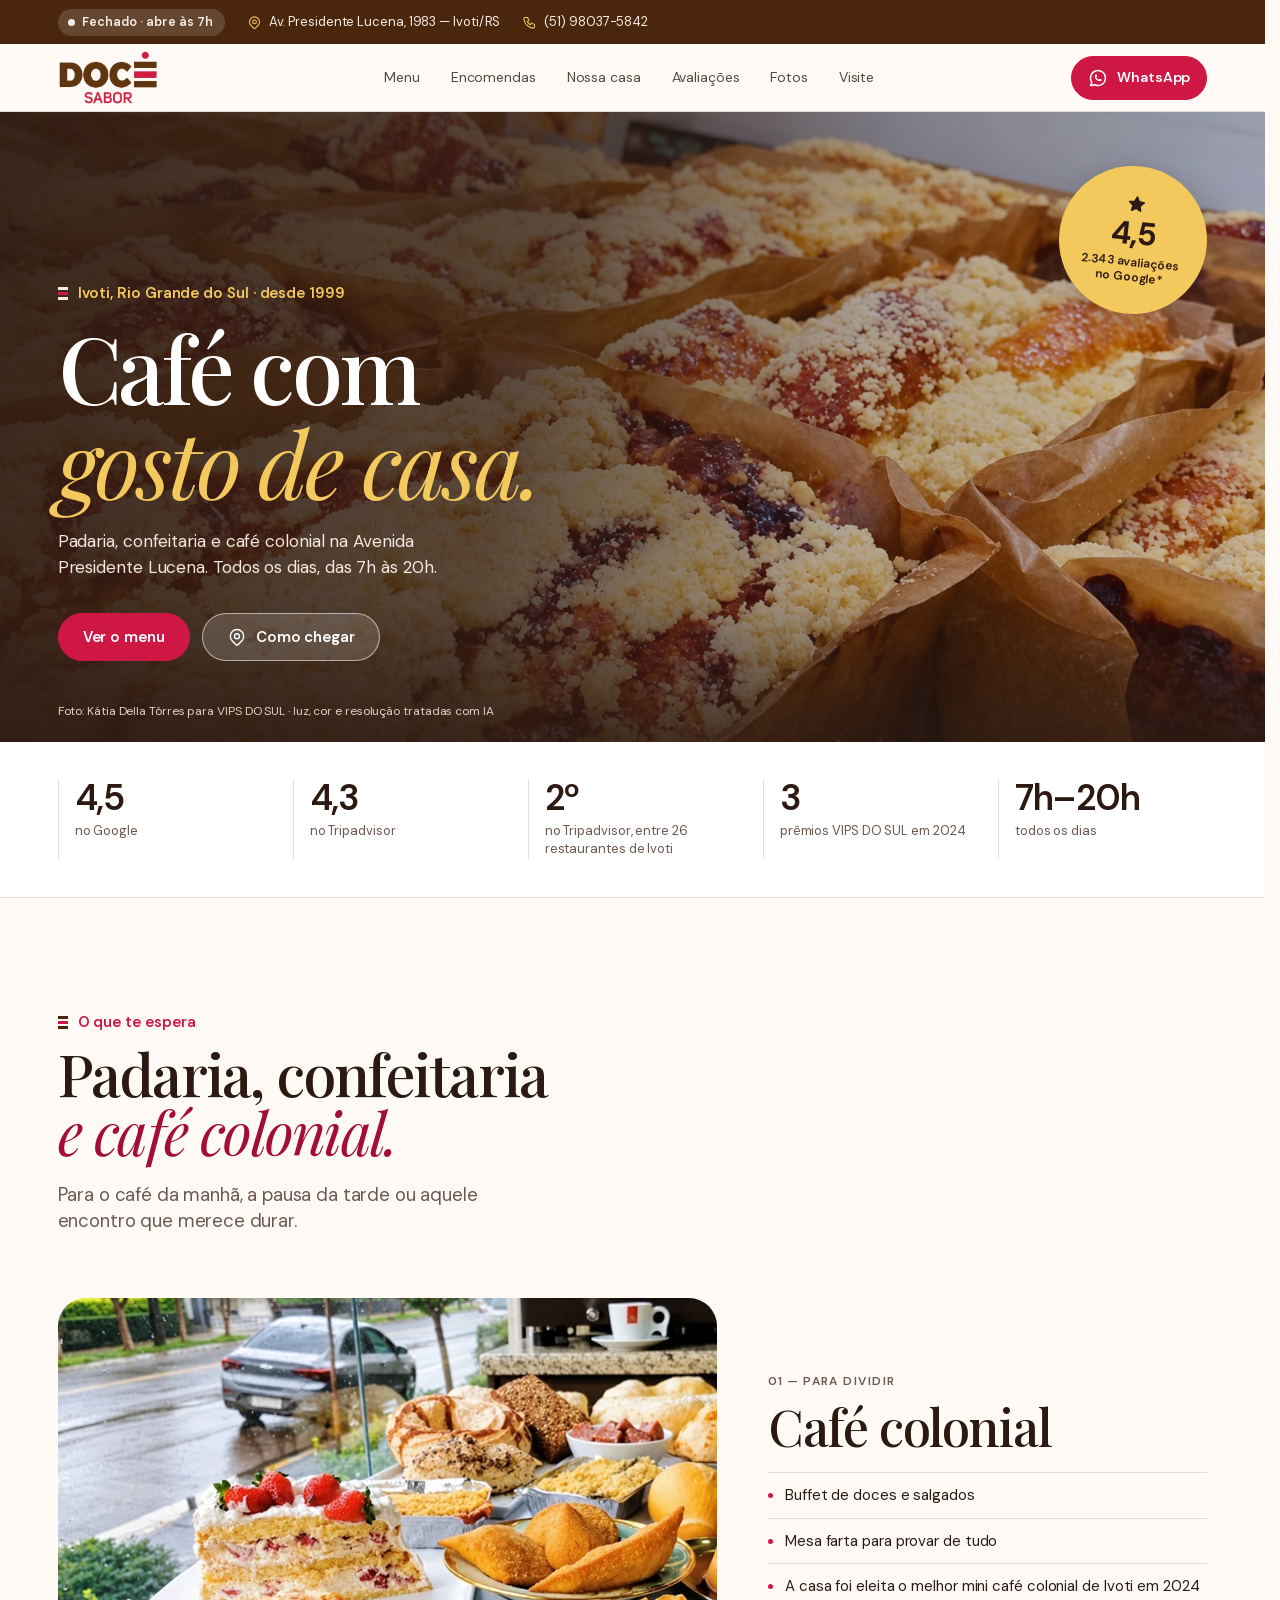
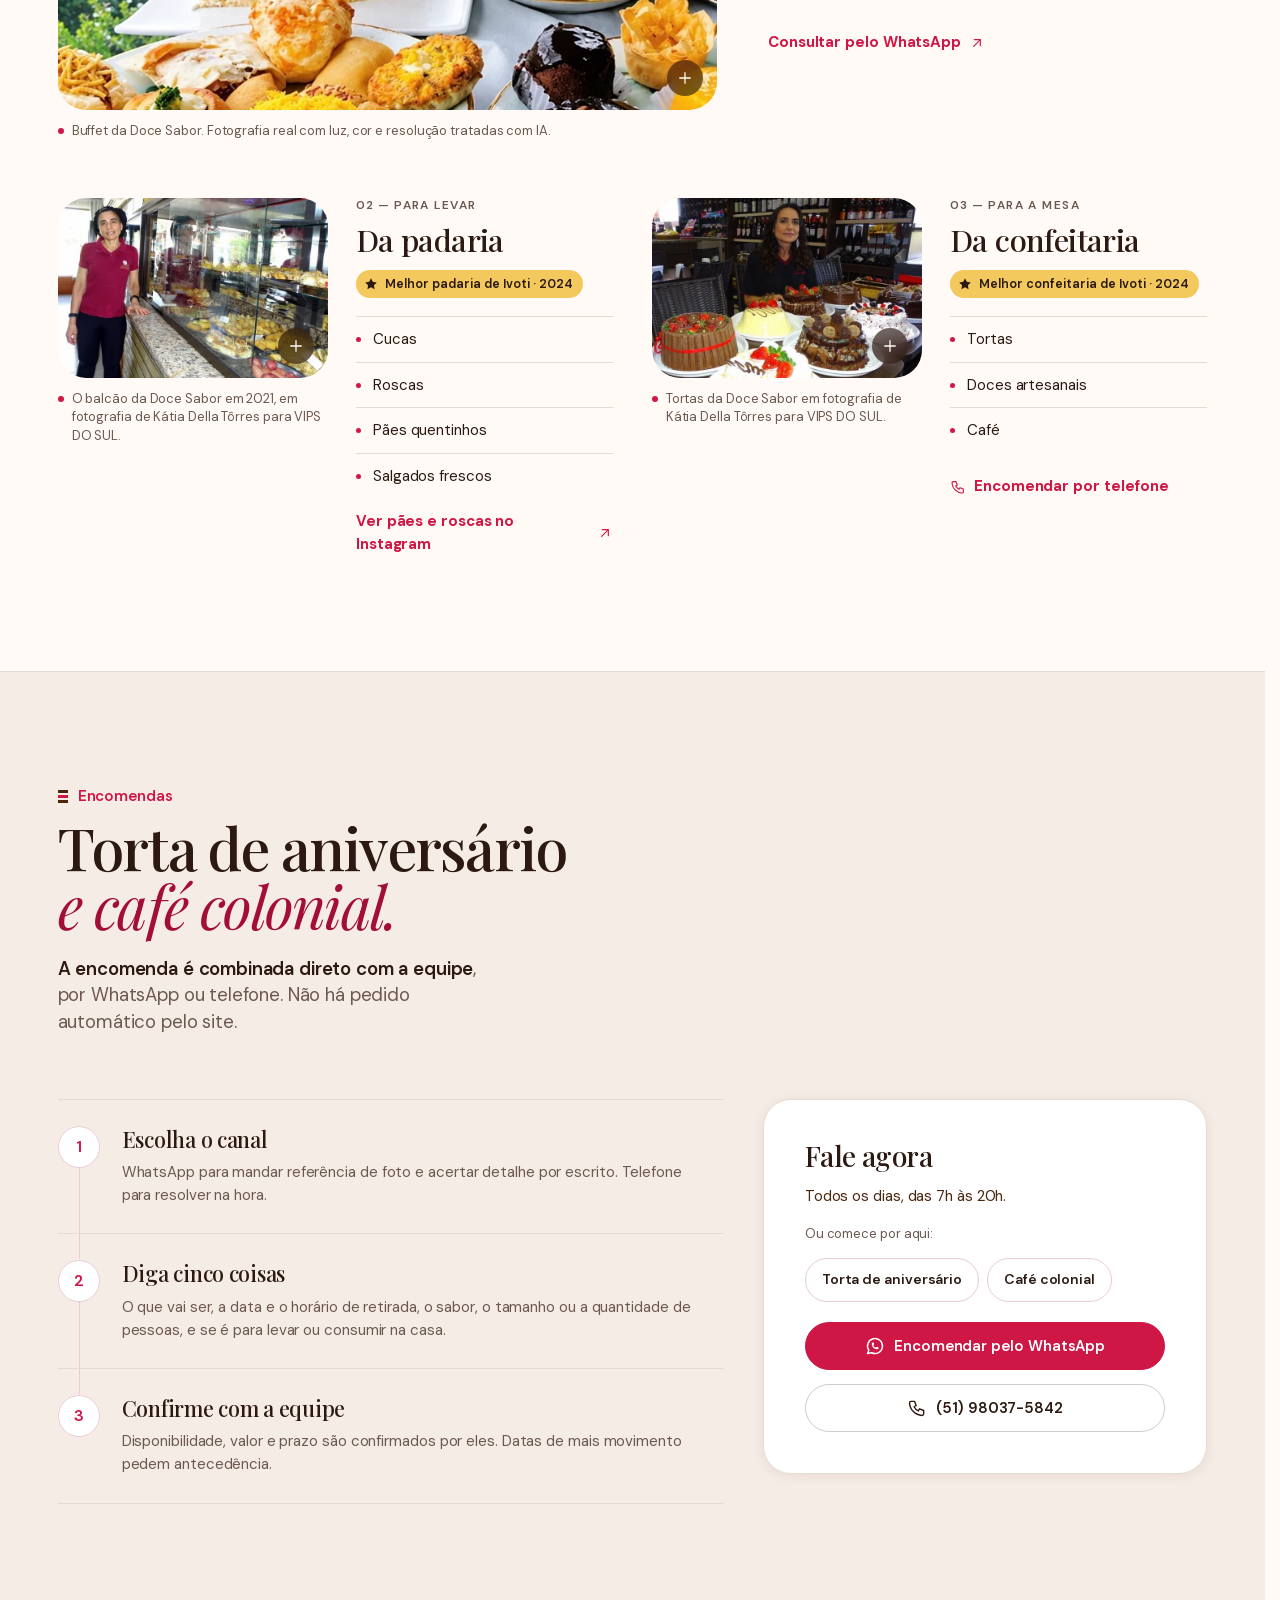
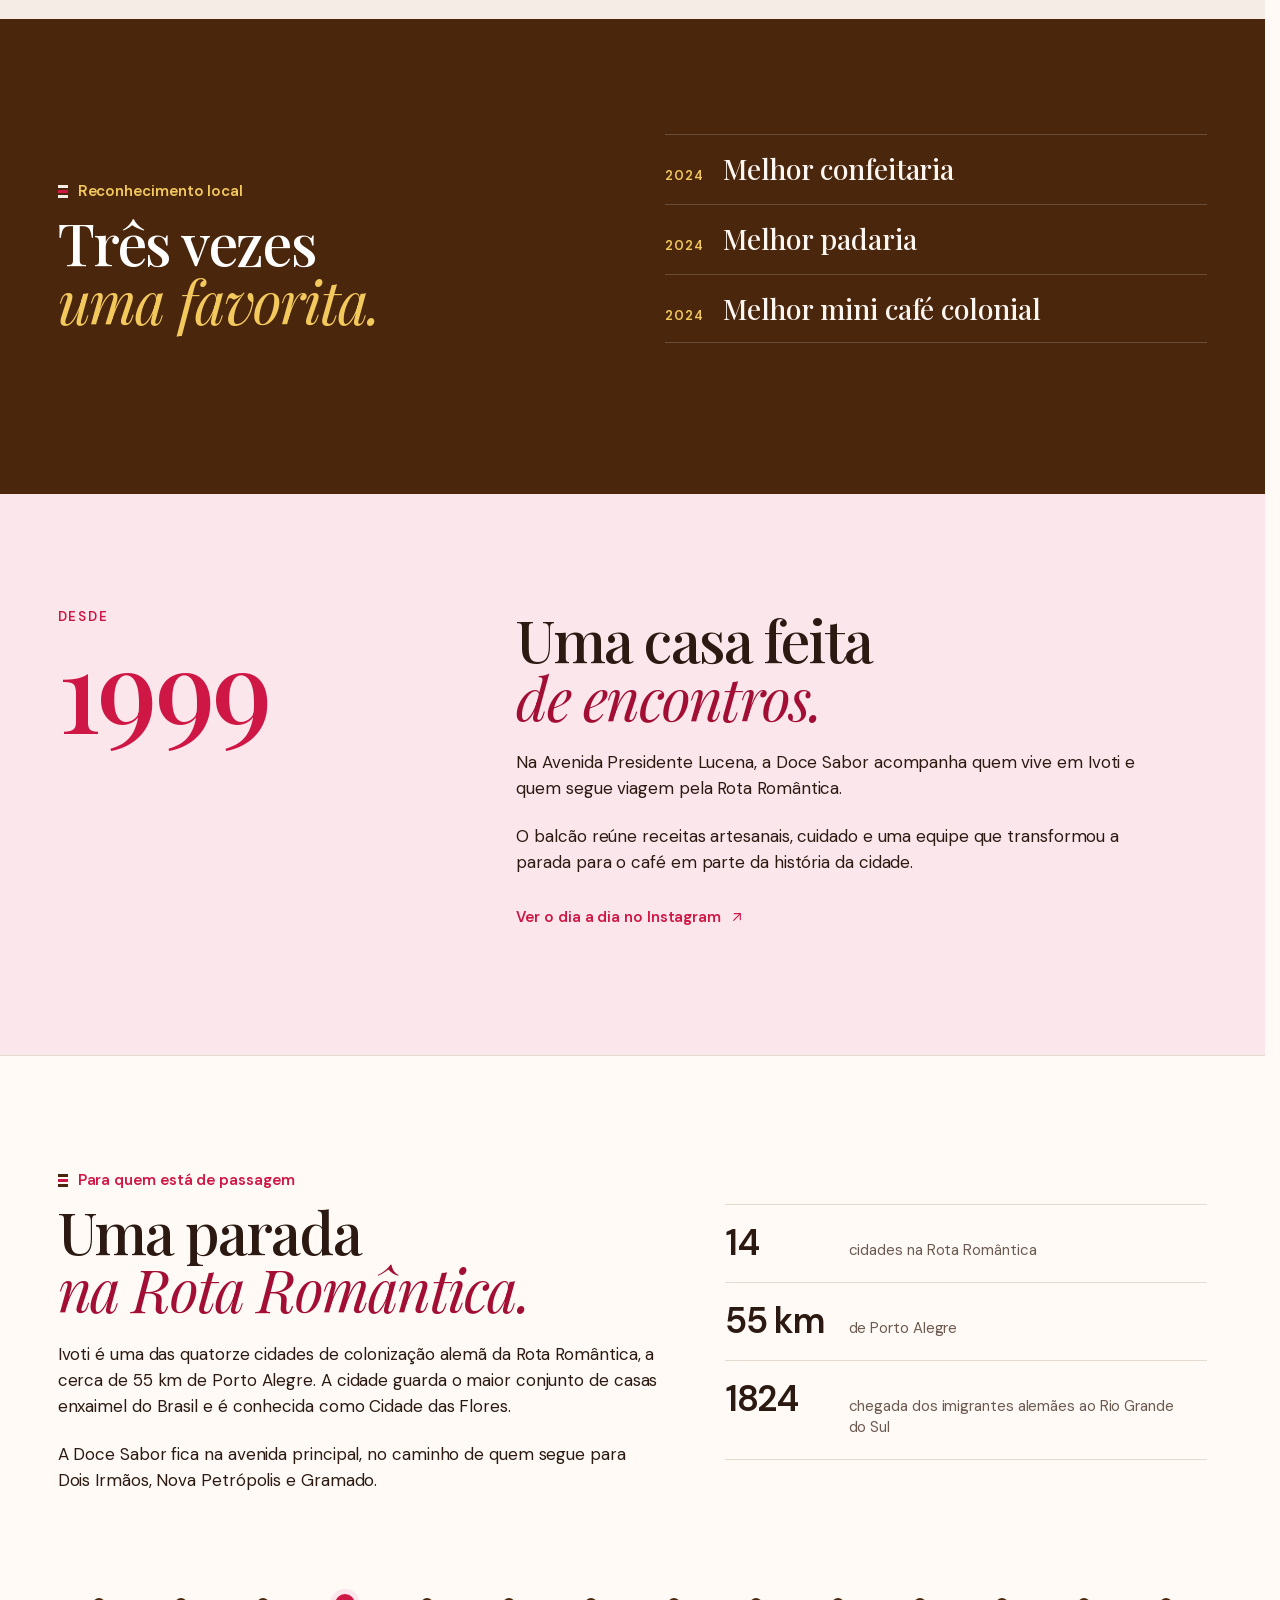
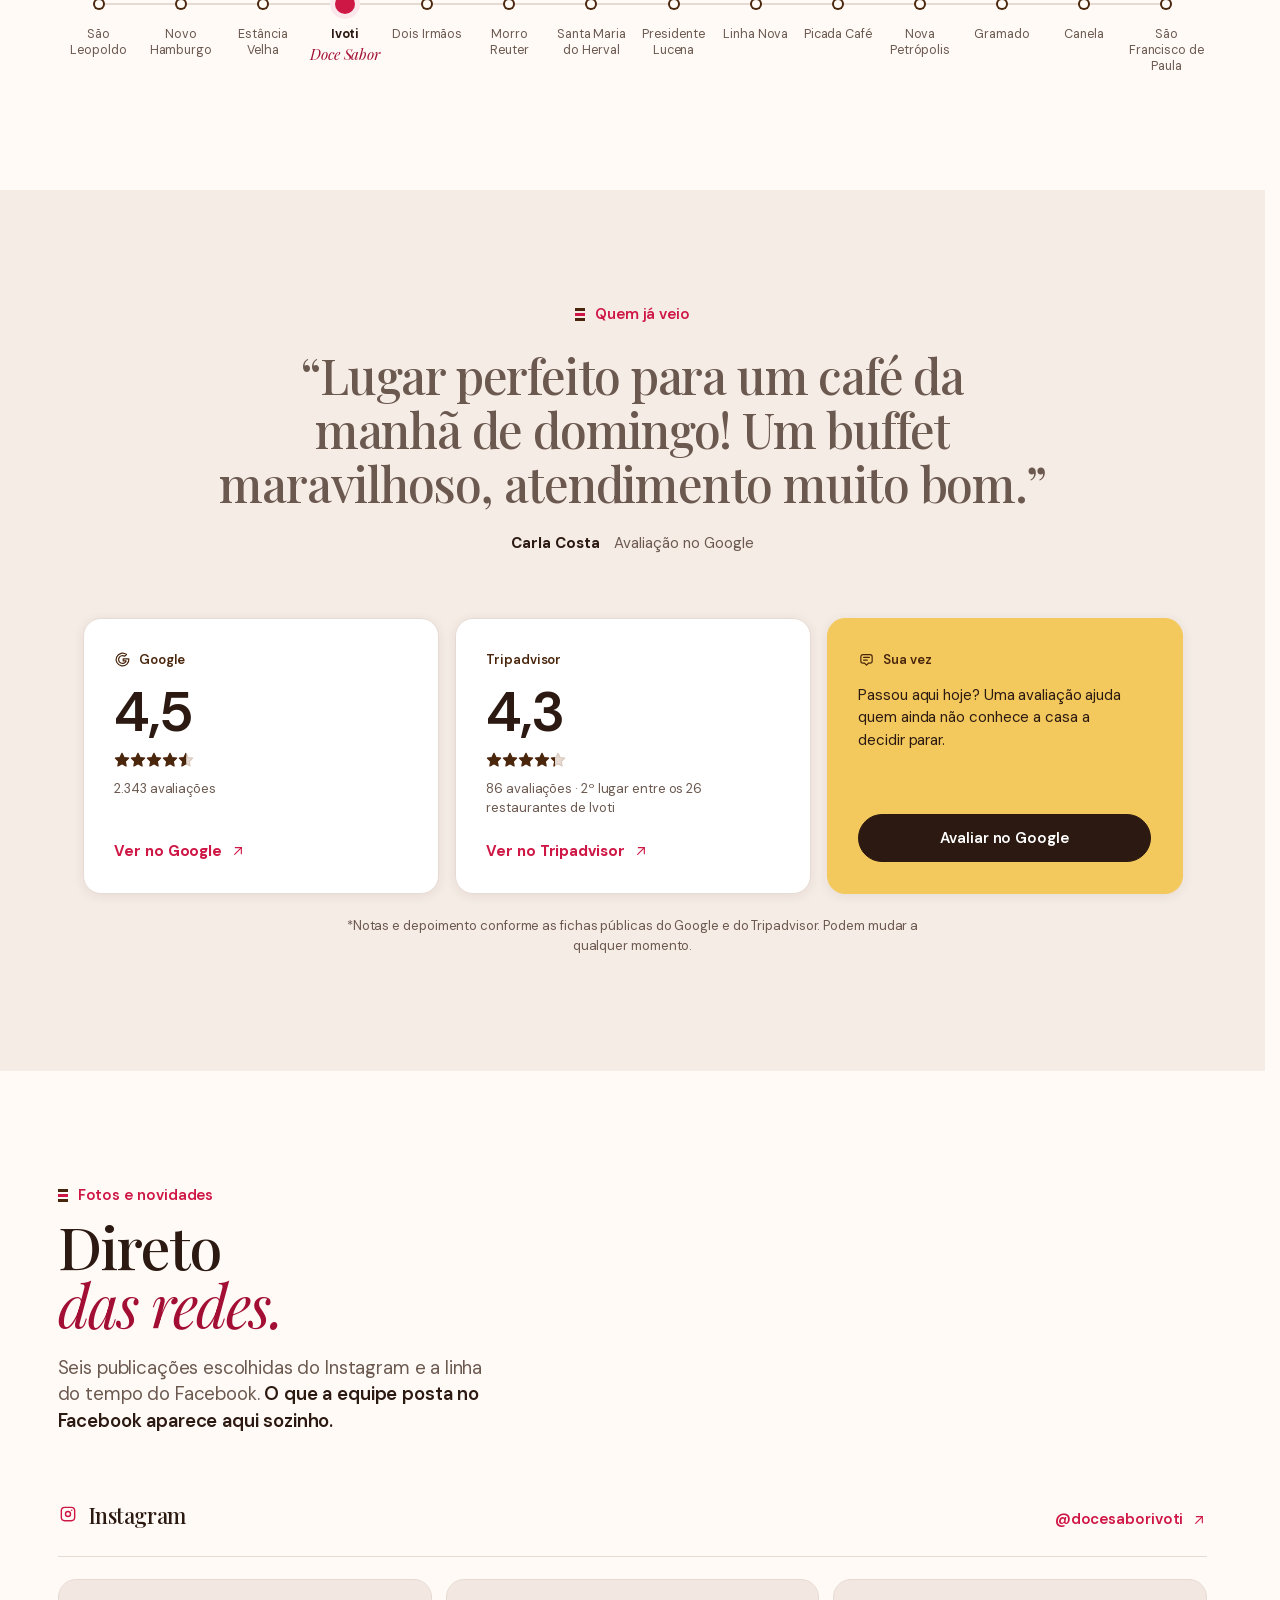
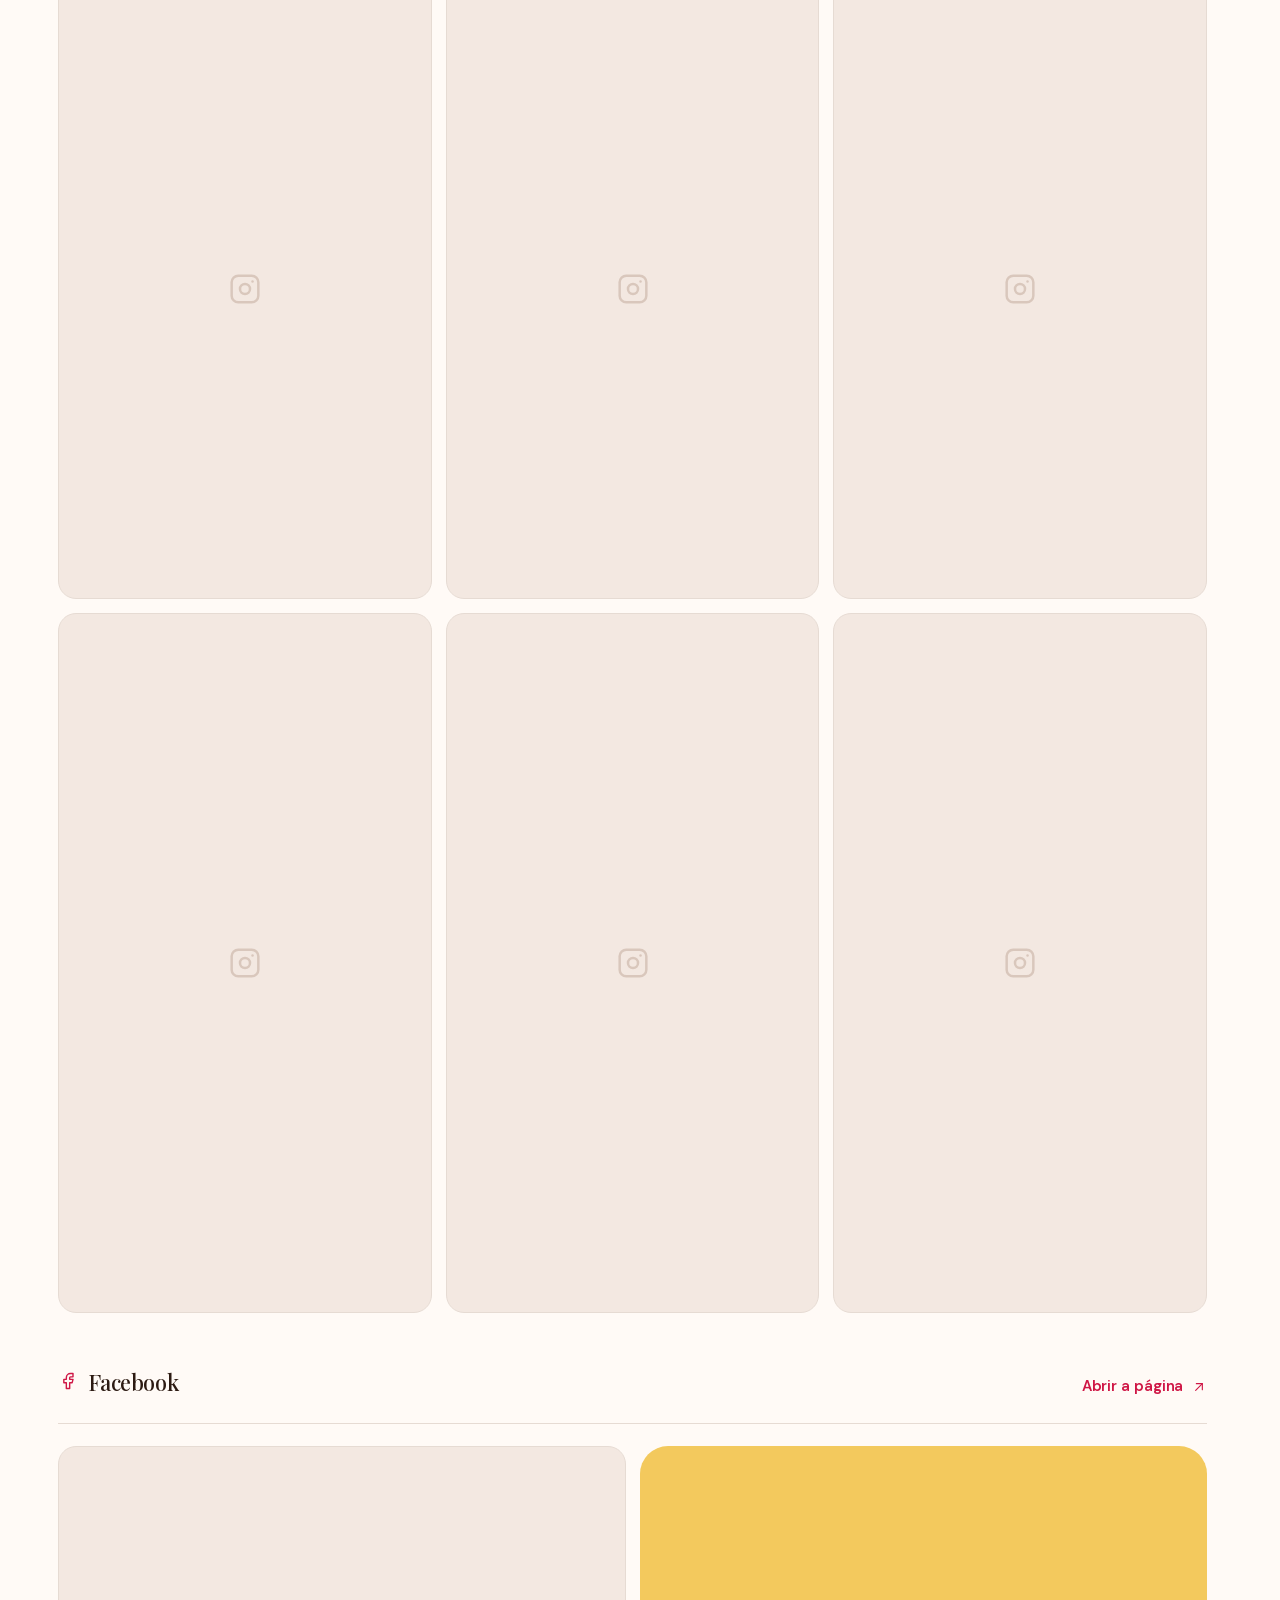
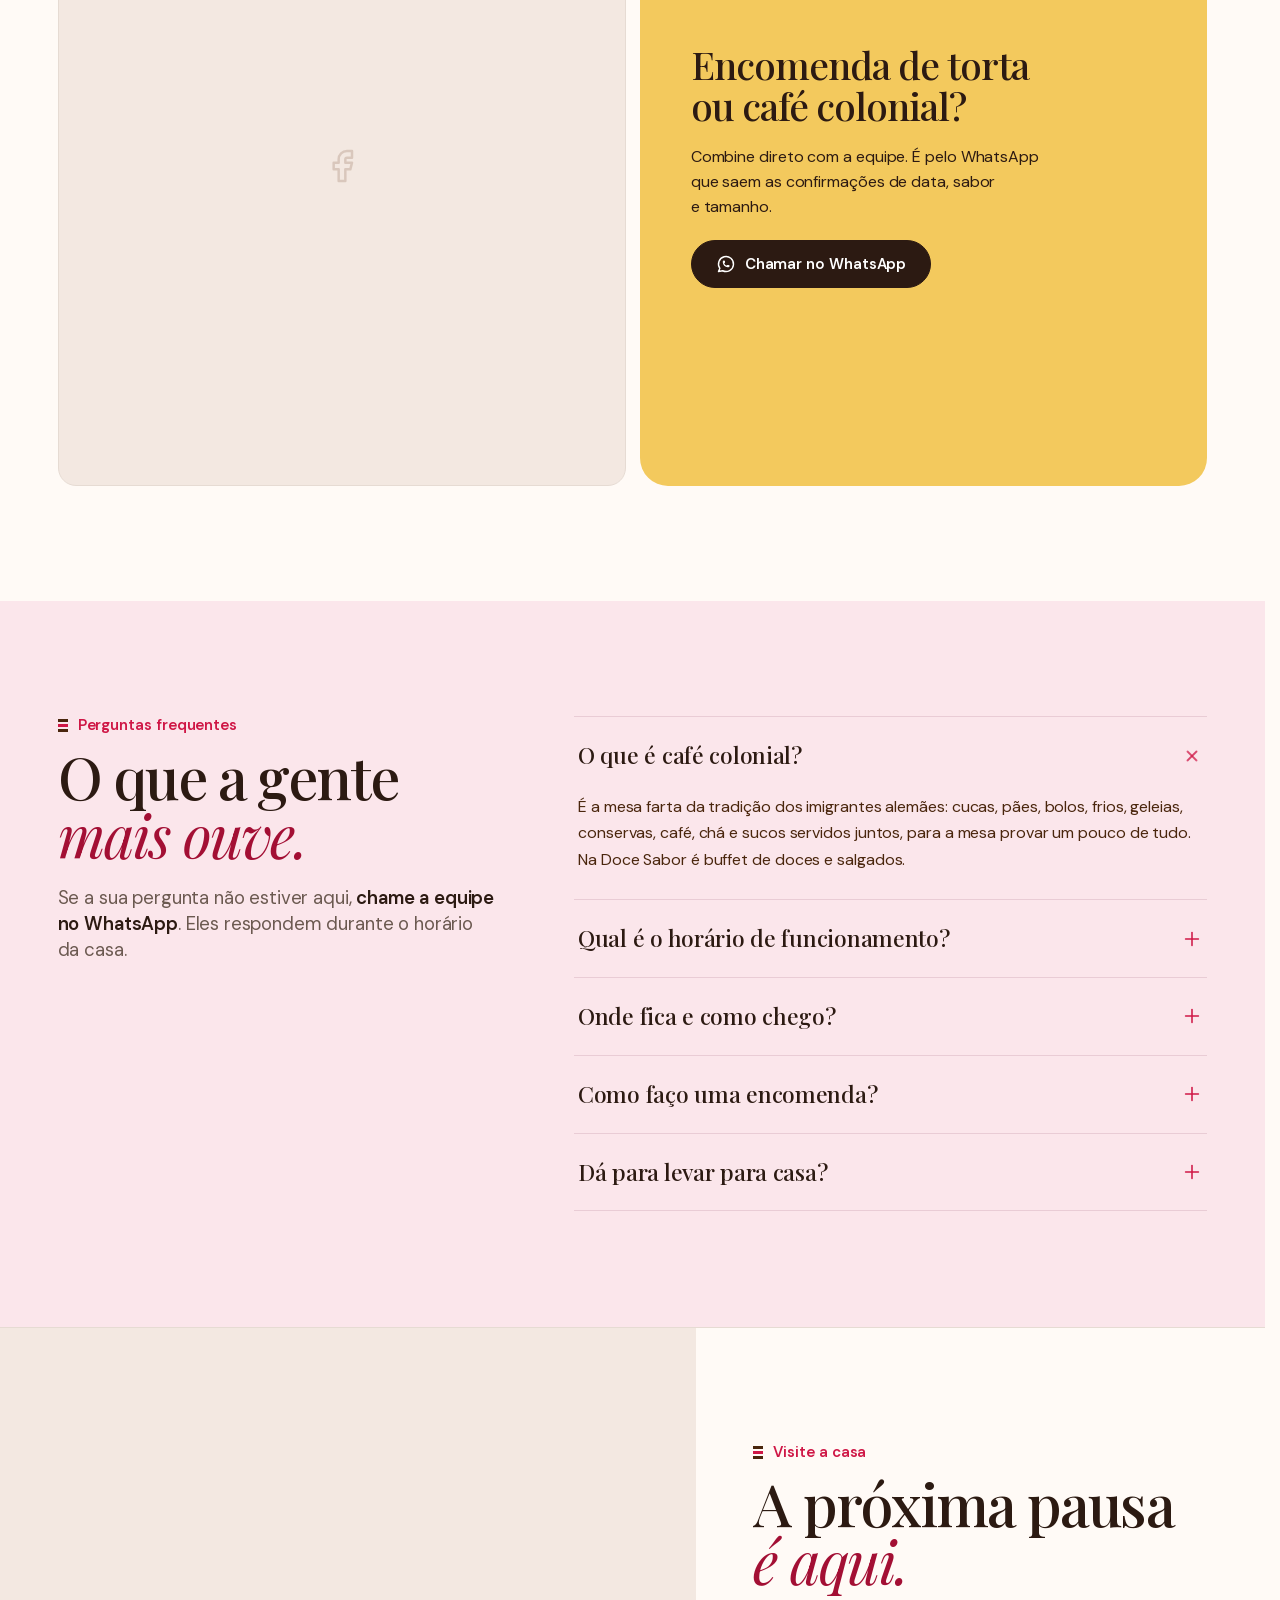
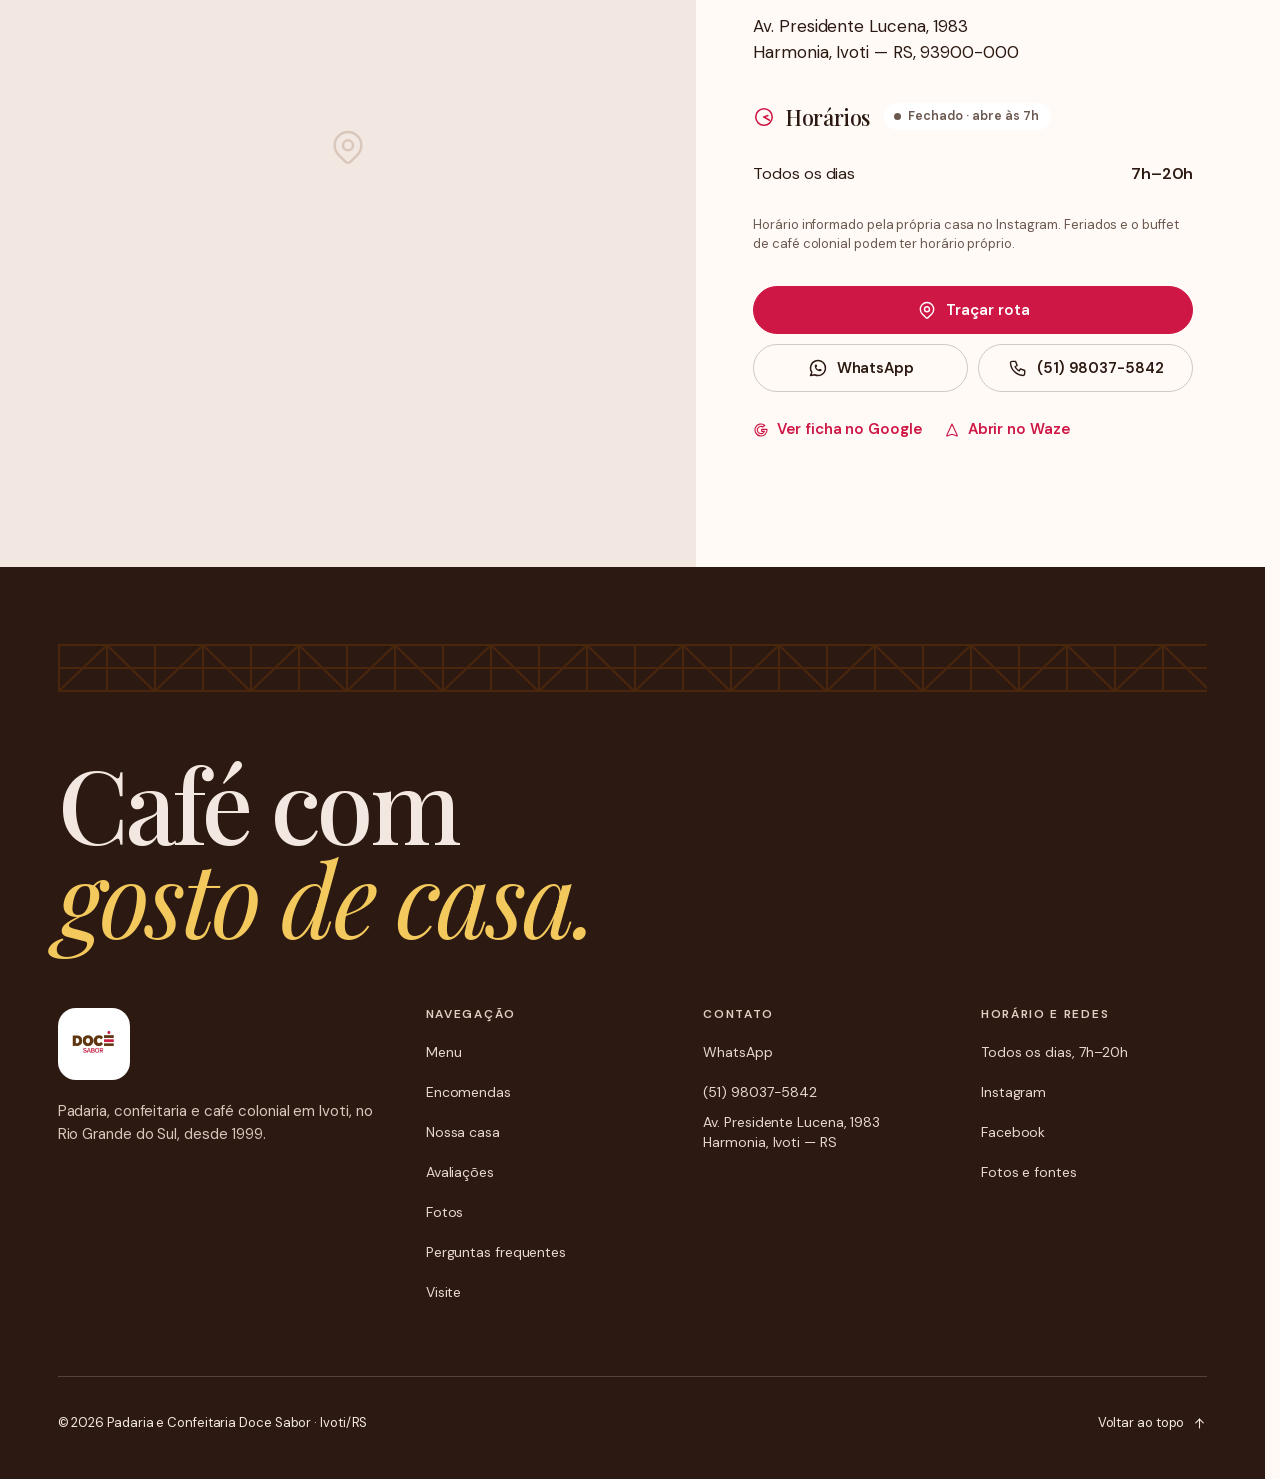
<file: index.html>
<!doctype html>
<html lang="pt-BR">
<head>
  <meta charset="UTF-8">
  <meta name="viewport" content="width=device-width,initial-scale=1,viewport-fit=cover">
  <!-- Cor da barra do navegador = o que esta no topo da pagina: cacau da barra
       de utilidade na primeira dobra; o script troca para papel quando o topo
       de vidro gruda, e de volta. -->
  <meta name="theme-color" content="#4a260d">
  <meta name="color-scheme" content="light">
  <title>Doce Sabor Ivoti | Padaria, confeitaria e café colonial</title>
  <meta name="description" content="Cucas, doces artesanais, salgados e café colonial em Ivoti. Veja os sabores da Doce Sabor e fale diretamente com a equipe.">
  <!-- CONFIGURAR: ao trocar o dominio, mude o endereco no canonical e no
       og:url e og:image logo abaixo, no sitemap.xml, no robots.txt e no
       <base> do 404.html. -->
  <link rel="canonical" href="https://vicenzocamillo-a11y.github.io/doce-sabor-ivoti/">

  <meta property="og:type" content="website">
  <meta property="og:locale" content="pt_BR">
  <meta property="og:site_name" content="Doce Sabor Ivoti">
  <meta property="og:title" content="Doce Sabor Ivoti | Padaria, confeitaria e café colonial">
  <meta property="og:description" content="Cucas, doces artesanais, salgados e café colonial na Av. Presidente Lucena, 1983 — Ivoti/RS. 4,5 no Google.">
  <meta property="og:url" content="https://vicenzocamillo-a11y.github.io/doce-sabor-ivoti/">
  <meta property="og:image" content="https://vicenzocamillo-a11y.github.io/doce-sabor-ivoti/assets/og.jpg">
  <meta property="og:image:type" content="image/jpeg">
  <meta property="og:image:width" content="1200">
  <meta property="og:image:height" content="630">
  <meta property="og:image:alt" content="Cucas da Doce Sabor, padaria e confeitaria em Ivoti/RS">
  <meta name="twitter:card" content="summary_large_image">

  <link rel="preload" as="image" href="assets/cucas.webp" imagesrcset="assets/cucas-800.webp 800w, assets/cucas-1200.webp 1200w, assets/cucas.webp 1536w" imagesizes="100vw" fetchpriority="high">
  <link rel="preload" as="font" type="font/woff2" crossorigin href="assets/playfair-500.woff2">
  <link rel="preload" as="font" type="font/woff2" crossorigin href="assets/dmsans-400.woff2">
  <!-- Os embeds ficam sete telas abaixo e sao lazy: DNS antecipado basta,
       abrir conexao aqui roubaria banda da foto de abertura. -->
  <link rel="dns-prefetch" href="https://www.instagram.com">
  <link rel="dns-prefetch" href="https://www.facebook.com">
  <link rel="dns-prefetch" href="https://www.google.com">
  <link rel="stylesheet" href="style.css">
  <link rel="icon" href="favicon.png" type="image/png">
  <link rel="apple-touch-icon" href="assets/apple-touch-icon.png">
  <link rel="manifest" href="site.webmanifest">

  <script type="application/ld+json">
  {
    "@context": "https://schema.org",
    "@type": "Bakery",
    "name": "Padaria e Confeitaria Doce Sabor",
    "alternateName": "Doce Sabor Ivoti",
    "description": "Padaria, confeitaria e café colonial em Ivoti/RS. Cucas, tortas, pães, salgados, doces e buffet de café colonial.",
    "url": "https://vicenzocamillo-a11y.github.io/doce-sabor-ivoti/",
    "image": "https://vicenzocamillo-a11y.github.io/doce-sabor-ivoti/assets/cucas.webp",
    "logo": "https://vicenzocamillo-a11y.github.io/doce-sabor-ivoti/assets/logo-oficial.jpg",
    "telephone": "+5551980375842",
    "servesCuisine": ["Padaria", "Confeitaria", "Café colonial"],
    "currenciesAccepted": "BRL",
    "address": {
      "@type": "PostalAddress",
      "streetAddress": "Av. Presidente Lucena, 1983",
      "addressLocality": "Ivoti",
      "addressRegion": "RS",
      "postalCode": "93900-000",
      "addressCountry": "BR"
    },
    "openingHoursSpecification": [
      {
        "@type": "OpeningHoursSpecification",
        "dayOfWeek": ["Monday","Tuesday","Wednesday","Thursday","Friday","Saturday","Sunday"],
        "opens": "07:00",
        "closes": "20:00"
      }
    ],
    "award": [
      "Melhor confeitaria — Os Melhores da Gastronomia, VIPS DO SUL, Ivoti, 2024",
      "Melhor padaria — Os Melhores da Gastronomia, VIPS DO SUL, Ivoti, 2024",
      "Melhor mini café colonial — Os Melhores da Gastronomia, VIPS DO SUL, Ivoti, 2024"
    ],
    "hasMap": "https://www.google.com/maps/search/?api=1&query=Padaria+e+Confeitaria+Doce+Sabor+Av+Pres+Lucena+1983+Ivoti+RS",
    "sameAs": [
      "https://www.instagram.com/docesaborivoti/",
      "https://www.facebook.com/DoceSaborIvoti/",
      "https://www.tripadvisor.com.br/Restaurant_Review-g2572696-d6003664-Reviews-Doce_Sabor_Ivoti-Ivoti_State_of_Rio_Grande_do_Sul.html"
    ]
  }
  </script>
  <script type="application/ld+json">
  {
    "@context": "https://schema.org",
    "@type": "FAQPage",
    "mainEntity": [
      {
        "@type": "Question",
        "name": "O que é café colonial?",
        "acceptedAnswer": {
          "@type": "Answer",
          "text": "É a mesa farta da tradição dos imigrantes alemães: cucas, pães, bolos, frios, geleias, conservas, café, chá e sucos servidos juntos, para a mesa provar um pouco de tudo. Na Doce Sabor é buffet de doces e salgados."
        }
      },
      {
        "@type": "Question",
        "name": "Qual é o horário de funcionamento?",
        "acceptedAnswer": {
          "@type": "Answer",
          "text": "Todos os dias, das 7h às 20h, conforme o perfil da própria casa no Instagram. Feriados e o buffet de café colonial podem ter horário próprio, então vale confirmar com a equipe."
        }
      },
      {
        "@type": "Question",
        "name": "Onde fica e como chego?",
        "acceptedAnswer": {
          "@type": "Answer",
          "text": "Av. Presidente Lucena, 1983, bairro Harmonia, Ivoti/RS, CEP 93900-000. Fica na avenida principal da cidade. O botão “Traçar rota” abre o caminho no Google Maps, e há também link para o Waze."
        }
      },
      {
        "@type": "Question",
        "name": "Como faço uma encomenda?",
        "acceptedAnswer": {
          "@type": "Answer",
          "text": "Por WhatsApp ou telefone, dizendo o que vai ser, a data e o horário de retirada, o sabor, o tamanho ou a quantidade de pessoas, e se é para levar ou consumir na casa. A equipe confirma disponibilidade, valor e prazo. O site não faz pedido automático."
        }
      },
      {
        "@type": "Question",
        "name": "Dá para levar para casa?",
        "acceptedAnswer": {
          "@type": "Answer",
          "text": "Sim. Cucas, roscas, pães e salgados saem da padaria para levar. Tortas e doces da confeitaria podem ser encomendados."
        }
      }
    ]
  }
  </script>
</head>
<body>
<a class="skip" href="#conteudo">Pular para o conteúdo</a>

<div class="utility" role="region" aria-label="Horário e contato">
  <div class="utility-inner">
    <span class="open-state" hidden></span>
    <a href="https://www.google.com/maps/search/?api=1&amp;query=Padaria+e+Confeitaria+Doce+Sabor+Av+Pres+Lucena+1983+Ivoti+RS" target="_blank" rel="noopener noreferrer"><svg class="icon" aria-hidden="true"><use href="assets/icons.svg#map-pin"/></svg><span class="utility-addr">Av. Presidente Lucena, 1983<span class="utility-city"> — Ivoti/RS</span></span></a>
    <a href="tel:+5551980375842"><svg class="icon" aria-hidden="true"><use href="assets/icons.svg#phone"/></svg>(51) 98037-5842</a>
  </div>
</div>

<header class="topbar">
  <a class="logo" href="#inicio" aria-label="Doce Sabor Ivoti, início"><img src="assets/logo-topo.png" width="301" height="165" alt="Doce Sabor"></a>
  <nav aria-label="Navegação principal"><a href="#menu">Menu</a><a href="#encomendas">Encomendas</a><a href="#historia">Nossa casa</a><a href="#avaliacoes">Avaliações</a><a href="#fotos">Fotos</a><a href="#visite">Visite</a></nav>
  <a class="btn btn-primary btn-sm topbar-cta" href="https://wa.me/5551980375842" target="_blank" rel="noopener noreferrer"><svg class="icon" aria-hidden="true"><use href="assets/icons.svg#brand-whatsapp"/></svg>WhatsApp</a>
  <button class="menu-toggle" type="button" aria-expanded="false" aria-controls="mobile-menu" aria-label="Abrir menu"><span class="toggle-label" aria-hidden="true"><span class="l-menu">Menu</span><span class="l-fechar">Fechar</span></span><span class="toggle-icons" aria-hidden="true"><svg class="icon i-menu"><use href="assets/icons.svg#menu-2"/></svg><svg class="icon i-fechar"><use href="assets/icons.svg#x"/></svg></span></button>
</header>

<nav id="mobile-menu" class="mobile-menu" aria-label="Navegação do celular">
  <span class="open-state" hidden></span>
  <a href="#menu">Menu</a><a href="#encomendas">Encomendas</a><a href="#historia">Nossa casa</a><a href="#avaliacoes">Avaliações</a><a href="#fotos">Fotos</a><a href="#visite">Visite</a>
  <a class="mobile-call" href="tel:+5551980375842"><svg class="icon" aria-hidden="true"><use href="assets/icons.svg#phone"/></svg>(51) 98037-5842</a>
</nav>

<main id="conteudo">
  <section class="hero" id="inicio">
    <img class="hero-bg" fetchpriority="high" decoding="async" src="assets/cucas.webp" srcset="assets/cucas-800.webp 800w, assets/cucas-1200.webp 1200w, assets/cucas.webp 1536w" sizes="100vw" width="1536" height="1024" alt="Cucas da Doce Sabor cobertas com farofa">
    <div class="hero-inner">
      <div class="hero-sai"><p class="kicker light">Ivoti, Rio Grande do Sul · desde 1999</p></div>
      <h1><span class="line"><span>Café com</span></span>
        <span class="line"><i>gosto de casa.</i></span></h1>
      <div class="hero-sai"><p class="hero-lead">Padaria, confeitaria e café colonial na Avenida Presidente Lucena. Todos os dias, das 7h às 20h.</p></div>
      <div class="hero-sai hero-sai--toque"><div class="hero-actions">
        <a class="btn btn-primary" href="#menu">Ver o menu</a>
        <a class="btn btn-outline-light" href="https://www.google.com/maps/dir/?api=1&amp;destination=Doce+Sabor+Ivoti+Av+Presidente+Lucena+1983+Ivoti+RS" target="_blank" rel="noopener noreferrer"><svg class="icon" aria-hidden="true"><use href="assets/icons.svg#map-pin"/></svg>Como chegar</a>
      </div></div>
    </div>
    <div class="hero-sai hero-sai--toque hero-selo"><a class="hero-score" href="#avaliacoes"><svg class="icon" aria-hidden="true"><use href="assets/icons.svg#star"/></svg><strong>4,5</strong> <span>2.343 avaliações <br>no&nbsp;Google*</span></a></div>
    <div class="hero-sai hero-legenda"><small class="hero-credit">Foto: Kátia Della Tôrres para VIPS DO SUL · luz, cor e resolução tratadas com IA</small></div>
  </section>

  <section class="trust" aria-label="A casa em números">
    <div class="trust-inner">
      <div class="trust-item"><strong>4,5</strong><span>no Google</span></div>
      <div class="trust-item"><strong>4,3</strong><span>no Tripadvisor</span></div>
      <div class="trust-item"><strong>2º</strong><span>no Tripadvisor, entre 26 restaurantes de Ivoti</span></div>
      <div class="trust-item"><strong>3</strong><span>prêmios VIPS&nbsp;DO&nbsp;SUL em 2024</span></div>
      <div class="trust-item"><strong>7h–20h</strong><span>todos os dias</span></div>
    </div>
  </section>


  <section class="menu" id="menu">
    <div class="section-head">
      <span class="kicker">O que te espera</span>
      <h2>Padaria, confeitaria<br><i>e café colonial.</i></h2>
      <p>Para <span class="periodo" data-periodo="manha">o café da manhã</span>, <span class="periodo" data-periodo="tarde">a pausa da tarde</span> ou <span class="periodo" data-periodo="noite">aquele encontro que merece durar</span>.</p>
    </div>
    <!-- COMO ACRESCENTAR UM ITEM COM FOTO:
         1. ponha o arquivo em assets/ (.webp, com pelo menos 700px de largura:
            a caixa chega a ~480px e nao deve ampliar mais que 1,4x em tela 2x);
         2. copie um bloco <article class="dish"> inteiro (sem a classe
            dish--feature, que e so do cafe colonial) aqui dentro;
         3. troque src, alt, width/height, href e data-photo (o mesmo arquivo:
            sem script, o link abre a foto), data-caption, o texto de
            .dish-credit (sempre igual ao data-caption), a categoria, o nome e a
            lista. O selo .dish-award so entra quando a fonte premia a casa
            naquela mesma categoria (ver README, "Dados").
         Abaixo do destaque a grade tem duas colunas: um numero impar de cartoes
         deixa uma vaga. A cor de espera da foto sai de --ph-* em style.css. -->
    <div class="dish-grid">
      <article class="dish dish--feature">
        <a class="dish-photo" href="assets/buffet.webp" data-photo="assets/buffet.webp" data-caption="Buffet da Doce Sabor. Fotografia real com luz, cor e resolução tratadas com IA." aria-label="Ampliar foto: Buffet com pães, salgados, doces e torta de morango">
          <img loading="lazy" decoding="async" src="assets/buffet.webp" srcset="assets/buffet-800.webp 800w, assets/buffet.webp 1367w" sizes="(max-width:900px) 100vw, min(780px, 53vw)" width="1367" height="1150" alt="Buffet com pães, salgados, doces e torta de morango">
          <span class="dish-zoom"><svg class="icon" aria-hidden="true"><use href="assets/icons.svg#plus"/></svg></span>
        </a>
        <p class="dish-credit">Buffet da Doce Sabor. Fotografia real com luz, cor e resolução tratadas com IA.</p>
        <div class="dish-body">
          <span class="kicker">Para dividir</span>
          <h3>Café colonial</h3>
          <ul class="dish-list"><li>Buffet de doces e salgados</li><li>Mesa farta para provar de tudo</li><li>A casa foi eleita o melhor mini café colonial de Ivoti em 2024</li></ul>
          <a class="link link-strong" href="https://wa.me/5551980375842?text=Ol%C3%A1%21%20Quero%20saber%20mais%20sobre%20o%20caf%C3%A9%20colonial." target="_blank" rel="noopener noreferrer">Consultar pelo WhatsApp <svg class="icon" aria-hidden="true"><use href="assets/icons.svg#arrow-up-right"/></svg></a>
        </div>
      </article>
      <article class="dish">
        <a class="dish-photo" href="assets/casa-real.webp" data-photo="assets/casa-real.webp" data-caption="O balcão da Doce Sabor em 2021, em fotografia de Kátia Della Tôrres para VIPS DO SUL." aria-label="Ampliar foto: Vitrine da Doce Sabor com pães e salgados">
          <img loading="lazy" decoding="async" src="assets/casa-real.webp" width="666" height="444" alt="Vitrine da Doce Sabor com pães e salgados">
          <span class="dish-zoom"><svg class="icon" aria-hidden="true"><use href="assets/icons.svg#plus"/></svg></span>
        </a>
        <p class="dish-credit">O balcão da Doce Sabor em 2021, em fotografia de Kátia Della Tôrres para VIPS DO SUL.</p>
        <div class="dish-body">
          <span class="kicker">Para levar</span>
          <h3>Da padaria</h3>
          <span class="dish-award"><svg class="icon" aria-hidden="true"><use href="assets/icons.svg#star"/></svg>Melhor padaria de&nbsp;Ivoti&nbsp;·&nbsp;2024</span>
          <ul class="dish-list"><li>Cucas</li><li>Roscas</li><li>Pães quentinhos</li><li>Salgados frescos</li></ul>
          <a class="link link-strong" href="https://www.instagram.com/reel/DGBcKmetGy_/" target="_blank" rel="noopener noreferrer">Ver pães e roscas no Instagram <svg class="icon" aria-hidden="true"><use href="assets/icons.svg#arrow-up-right"/></svg></a>
        </div>
      </article>
      <article class="dish">
        <a class="dish-photo" href="assets/confeitaria.webp" data-photo="assets/confeitaria.webp" data-caption="Tortas da Doce Sabor em fotografia de Kátia Della Tôrres para VIPS DO SUL." aria-label="Ampliar foto: Mesa com tortas decoradas da Doce Sabor">
          <img loading="lazy" decoding="async" src="assets/confeitaria.webp" width="666" height="444" alt="Mesa com tortas decoradas da Doce Sabor">
          <span class="dish-zoom"><svg class="icon" aria-hidden="true"><use href="assets/icons.svg#plus"/></svg></span>
        </a>
        <p class="dish-credit">Tortas da Doce Sabor em fotografia de Kátia Della Tôrres para VIPS DO SUL.</p>
        <div class="dish-body">
          <span class="kicker">Para a mesa</span>
          <h3>Da confeitaria</h3>
          <span class="dish-award"><svg class="icon" aria-hidden="true"><use href="assets/icons.svg#star"/></svg>Melhor confeitaria de&nbsp;Ivoti&nbsp;·&nbsp;2024</span>
          <ul class="dish-list"><li>Tortas</li><li>Doces artesanais</li><li>Café</li></ul>
          <a class="link link-strong" href="tel:+5551980375842"><svg class="icon" aria-hidden="true"><use href="assets/icons.svg#phone"/></svg>Encomendar por telefone</a>
        </div>
      </article>
    </div>
  </section>

  <section class="order" id="encomendas">
    <div class="section-head">
      <span class="kicker">Encomendas</span>
      <h2>Torta de aniversário<br><i>e café colonial.</i></h2>
      <p><strong>A encomenda é combinada direto com a equipe</strong>, por WhatsApp ou telefone. Não há pedido automático pelo site.</p>
    </div>
    <div class="order-grid">
      <ol class="order-steps">
        <li><span>1</span><div><h3>Escolha o canal</h3><p>WhatsApp para mandar referência de foto e acertar detalhe por escrito. Telefone para resolver na hora.</p></div></li>
        <li><span>2</span><div><h3>Diga cinco coisas</h3><p>O que vai ser, a data e o horário de retirada, o sabor, o tamanho ou a quantidade de pessoas, e se é para levar ou consumir na casa.</p></div></li>
        <li><span>3</span><div><h3>Confirme com a equipe</h3><p>Disponibilidade, valor e prazo são confirmados por eles. Datas de mais movimento pedem antecedência.</p></div></li>
      </ol>
      <div class="order-cta">
        <h3>Fale agora</h3>
        <p>Todos os dias, das 7h às 20h.</p>
        <p class="chips-lead">Ou comece por aqui:</p>
        <div class="chips">
          <a class="chip" href="https://wa.me/5551980375842?text=Ol%C3%A1%21%20Gostaria%20de%20encomendar%3A%20torta%20de%20anivers%C3%A1rio." target="_blank" rel="noopener noreferrer">Torta de aniversário</a>
          <a class="chip" href="https://wa.me/5551980375842?text=Ol%C3%A1%21%20Gostaria%20de%20encomendar%3A%20caf%C3%A9%20colonial." target="_blank" rel="noopener noreferrer">Café colonial</a>
        </div>
        <!-- MENSAGEM PRONTA: os cinco campos do passo 2, na mesma ordem. Esta
             mesma URL esta no quadro do Facebook (.fb-aside); mudou uma, mude a outra. -->
        <a class="btn btn-primary" href="https://wa.me/5551980375842?text=Ol%C3%A1%21%20Gostaria%20de%20fazer%20uma%20encomenda.%0AO%20que%20vai%20ser%3A%20%0AData%20e%20hor%C3%A1rio%20de%20retirada%3A%20%0ASabor%3A%20%0ATamanho%20ou%20n%C3%BAmero%20de%20pessoas%3A%20%0APara%20levar%20ou%20consumir%20na%20casa%3A%20" target="_blank" rel="noopener noreferrer"><svg class="icon" aria-hidden="true"><use href="assets/icons.svg#brand-whatsapp"/></svg>Encomendar pelo WhatsApp</a>
        <a class="btn btn-outline" href="tel:+5551980375842"><svg class="icon" aria-hidden="true"><use href="assets/icons.svg#phone"/></svg>(51) 98037-5842</a>
      </div>
    </div>
  </section>

  <section class="band">
    <div class="band-inner">
      <div class="band-copy">
        <span class="kicker light">Reconhecimento local</span>
        <h2>Três vezes<br><i>uma favorita.</i></h2>
      </div>
      <ul class="awards">
        <li><b>2024</b> Melhor confeitaria</li>
        <li><b>2024</b> Melhor padaria</li>
        <li><b>2024</b> Melhor mini café colonial</li>
      </ul>
      <small>Os Melhores da Gastronomia · VIPS DO SUL · Ivoti</small>
    </div>
  </section>

  <section class="story" id="historia">
    <div class="story-inner">
    <div class="story-mark"><span>desde</span><strong>1999</strong></div>
    <div class="story-copy">
      <h2>Uma casa feita<br><i>de encontros.</i></h2>
      <p>Na Avenida Presidente Lucena, a Doce Sabor acompanha quem vive em Ivoti e quem segue viagem pela Rota Romântica.</p>
      <p>O balcão reúne receitas artesanais, cuidado e uma equipe que transformou a parada para o café em parte da história da cidade.</p>
      <a class="link" href="https://www.instagram.com/docesaborivoti/" target="_blank" rel="noopener noreferrer">Ver o dia a dia no Instagram <svg class="icon" aria-hidden="true"><use href="assets/icons.svg#arrow-up-right"/></svg></a>
    </div>
    </div>
  </section>

  <section class="route">
    <div class="route-inner">
      <div class="route-copy">
        <span class="kicker">Para quem está de passagem</span>
        <h2>Uma parada<br><i>na Rota Romântica.</i></h2>
        <p>Ivoti é uma das quatorze cidades de colonização alemã da Rota Romântica, a cerca de 55 km de Porto Alegre. A cidade guarda o maior conjunto de casas enxaimel do Brasil e é conhecida como Cidade das Flores.</p>
        <p>A Doce Sabor fica na avenida principal, no caminho de quem segue para Dois Irmãos, Nova Petrópolis e Gramado.</p>
      </div>
      <dl class="route-facts">
        <div><dt>14</dt><dd>cidades na Rota Romântica</dd></div>
        <div><dt>55 km</dt><dd>de Porto Alegre</dd></div>
        <div><dt>1824</dt><dd>chegada dos imigrantes alemães ao Rio Grande do Sul</dd></div>
      </dl>
      <!-- Ordem das cidades conforme guias e Wikipedia; conferir na fonte
           oficial (rotaromantica.com.br). Ver README, "Dados". -->
      <ol class="route-line" aria-label="As 14 cidades da Rota Romântica, de São Leopoldo a São Francisco de Paula">
        <li>São Leopoldo</li><li>Novo Hamburgo</li><li>Estância Velha</li><li class="is-here" aria-current="location"><b>Ivoti</b><wbr><span>Doce Sabor</span></li><li>Dois Irmãos</li><li>Morro Reuter</li><li>Santa Maria do Herval</li><li>Presidente Lucena</li><li>Linha Nova</li><li>Picada Café</li><li>Nova Petrópolis</li><li>Gramado</li><li>Canela</li><li>São Francisco de Paula</li>
      </ol>
    </div>
  </section>

  <section class="reviews" id="avaliacoes">
    <div class="section-head center">
      <h2 class="sr-only">Avaliações</h2>
      <span class="kicker">Quem já veio</span>
      <blockquote><span class="fill">“Lugar perfeito para um café da manhã de domingo! Um buffet maravilhoso, atendimento muito bom.”</span></blockquote>
      <p class="byline">Carla Costa <span>Avaliação no Google</span></p>
    </div>
    <div class="scores">
      <a class="score" href="https://www.google.com/maps/search/?api=1&amp;query=Padaria+e+Confeitaria+Doce+Sabor+Av+Pres+Lucena+1983+Ivoti+RS" target="_blank" rel="noopener noreferrer">
        <span class="score-source"><svg class="icon" aria-hidden="true"><use href="assets/icons.svg#brand-google"/></svg>Google</span>
        <strong>4,5</strong>
        <span class="stars" style="--rating:4.5" role="img" aria-label="4,5 de 5 estrelas"><span class="stars-track" aria-hidden="true"><svg class="icon"><use href="assets/icons.svg#star"/></svg><svg class="icon"><use href="assets/icons.svg#star"/></svg><svg class="icon"><use href="assets/icons.svg#star"/></svg><svg class="icon"><use href="assets/icons.svg#star"/></svg><svg class="icon"><use href="assets/icons.svg#star"/></svg></span><span class="stars-fill" aria-hidden="true"><svg class="icon"><use href="assets/icons.svg#star"/></svg><svg class="icon"><use href="assets/icons.svg#star"/></svg><svg class="icon"><use href="assets/icons.svg#star"/></svg><svg class="icon"><use href="assets/icons.svg#star"/></svg><svg class="icon"><use href="assets/icons.svg#star"/></svg></span></span>
        <span class="score-note">2.343 avaliações</span>
        <span class="link link-strong">Ver no Google <svg class="icon" aria-hidden="true"><use href="assets/icons.svg#arrow-up-right"/></svg></span>
      </a>
      <a class="score" href="https://www.tripadvisor.com.br/Restaurant_Review-g2572696-d6003664-Reviews-Doce_Sabor_Ivoti-Ivoti_State_of_Rio_Grande_do_Sul.html" target="_blank" rel="noopener noreferrer">
        <span class="score-source">Tripadvisor</span>
        <strong>4,3</strong>
        <span class="stars" style="--rating:4.3" role="img" aria-label="4,3 de 5 estrelas"><span class="stars-track" aria-hidden="true"><svg class="icon"><use href="assets/icons.svg#star"/></svg><svg class="icon"><use href="assets/icons.svg#star"/></svg><svg class="icon"><use href="assets/icons.svg#star"/></svg><svg class="icon"><use href="assets/icons.svg#star"/></svg><svg class="icon"><use href="assets/icons.svg#star"/></svg></span><span class="stars-fill" aria-hidden="true"><svg class="icon"><use href="assets/icons.svg#star"/></svg><svg class="icon"><use href="assets/icons.svg#star"/></svg><svg class="icon"><use href="assets/icons.svg#star"/></svg><svg class="icon"><use href="assets/icons.svg#star"/></svg><svg class="icon"><use href="assets/icons.svg#star"/></svg></span></span>
        <span class="score-note">86 avaliações · 2º lugar entre os 26 restaurantes de Ivoti</span>
        <span class="link link-strong">Ver no Tripadvisor <svg class="icon" aria-hidden="true"><use href="assets/icons.svg#arrow-up-right"/></svg></span>
      </a>
      <div class="score score-cta">
        <span class="score-source"><svg class="icon" aria-hidden="true"><use href="assets/icons.svg#message-2"/></svg>Sua vez</span>
        <p>Passou aqui hoje? Uma avaliação ajuda quem ainda não conhece a casa a decidir parar.</p>
        <a class="btn btn-dark" href="https://www.google.com/maps/search/?api=1&amp;query=Padaria+e+Confeitaria+Doce+Sabor+Av+Pres+Lucena+1983+Ivoti+RS" target="_blank" rel="noopener noreferrer">Avaliar no Google</a>
      </div>
    </div>
    <small class="footnote">*Notas e depoimento conforme as fichas públicas do Google e do Tripadvisor. Podem mudar a qualquer momento.</small>
  </section>

  <section class="social" id="fotos">
    <div class="section-head">
      <span class="kicker">Fotos e novidades</span>
      <h2>Direto<br><i>das redes.</i></h2>
      <p>Seis publicações escolhidas do Instagram e a linha do tempo do Facebook. <strong>O que a equipe posta no Facebook aparece aqui sozinho.</strong></p>
    </div>

    <div class="net">
      <div class="net-head">
        <h3><svg class="icon" aria-hidden="true"><use href="assets/icons.svg#brand-instagram"/></svg>Instagram</h3>
        <a class="link" href="https://www.instagram.com/docesaborivoti/" target="_blank" rel="noopener noreferrer">@docesaborivoti <svg class="icon" aria-hidden="true"><use href="assets/icons.svg#arrow-up-right"/></svg></a>
      </div>
      <div class="ig-grid" id="ig-feed">
        <div class="ig-post"><iframe title="Publicação da Doce Sabor no Instagram" src="https://www.instagram.com/p/Dbf_5jQCZcc/embed" loading="lazy" scrolling="no" frameborder="0" allowfullscreen></iframe></div>
        <div class="ig-post"><iframe title="Publicação da Doce Sabor no Instagram" src="https://www.instagram.com/p/DBOlZ7gMIoE/embed" loading="lazy" scrolling="no" frameborder="0" allowfullscreen></iframe></div>
        <div class="ig-post"><iframe title="Publicação da Doce Sabor no Instagram" src="https://www.instagram.com/p/DLfYNy6T6G8/embed" loading="lazy" scrolling="no" frameborder="0" allowfullscreen></iframe></div>
      </div>
      <div class="paddles" data-for="ig-feed"><button class="paddle" type="button" data-dir="-1" aria-controls="ig-feed" aria-label="Publicação anterior"><svg class="icon" aria-hidden="true"><use href="assets/icons.svg#arrow-left"/></svg></button><button class="paddle" type="button" data-dir="1" aria-controls="ig-feed" aria-label="Próxima publicação"><svg class="icon" aria-hidden="true"><use href="assets/icons.svg#arrow-right"/></svg></button></div>
      <div class="reel-grid" id="ig-reels">
        <div class="reel-post"><iframe title="Vídeo da Doce Sabor no Instagram: Roscas, pães quentinhos e salgados" src="https://www.instagram.com/reel/DGBcKmetGy_/embed" loading="lazy" scrolling="no" frameborder="0" allowfullscreen></iframe></div>
        <div class="reel-post"><iframe title="Vídeo da Doce Sabor no Instagram: Doces e salgados frescos" src="https://www.instagram.com/reel/DG0zEr8JA1o/embed" loading="lazy" scrolling="no" frameborder="0" allowfullscreen></iframe></div>
        <div class="reel-post"><iframe title="Vídeo da Doce Sabor no Instagram: Uma paradinha na Doce Sabor" src="https://www.instagram.com/reel/DEp2kk8sWYR/embed" loading="lazy" scrolling="no" frameborder="0" allowfullscreen></iframe></div>
      </div>
      <div class="paddles" data-for="ig-reels"><button class="paddle" type="button" data-dir="-1" aria-controls="ig-reels" aria-label="Vídeo anterior"><svg class="icon" aria-hidden="true"><use href="assets/icons.svg#arrow-left"/></svg></button><button class="paddle" type="button" data-dir="1" aria-controls="ig-reels" aria-label="Próximo vídeo"><svg class="icon" aria-hidden="true"><use href="assets/icons.svg#arrow-right"/></svg></button></div>
    </div>

    <div class="net">
      <div class="net-head">
        <h3><svg class="icon" aria-hidden="true"><use href="assets/icons.svg#brand-facebook"/></svg>Facebook</h3>
        <a class="link" href="https://www.facebook.com/DoceSaborIvoti/" target="_blank" rel="noopener noreferrer">Abrir a página <svg class="icon" aria-hidden="true"><use href="assets/icons.svg#arrow-up-right"/></svg></a>
      </div>
      <div class="fb-row">
        <div class="fb-frame">
          <iframe title="Publicações recentes da Doce Sabor no Facebook" src="https://www.facebook.com/plugins/page.php?href=https%3A%2F%2Fwww.facebook.com%2FDoceSaborIvoti%2F&amp;tabs=timeline&amp;width=500&amp;height=640&amp;small_header=false&amp;adapt_container_width=true&amp;hide_cover=false&amp;show_facepile=false&amp;locale=pt_BR" loading="lazy" scrolling="no" frameborder="0" allowfullscreen allow="encrypted-media; picture-in-picture"></iframe>
        </div>
        <div class="fb-aside">
          <strong>Encomenda de&nbsp;torta ou&nbsp;café&nbsp;colonial?</strong>
          <p>Combine direto com a equipe. É pelo WhatsApp que saem as confirmações de data, sabor e tamanho.</p>
          <!-- MENSAGEM PRONTA: igual a do botao de Encomendas (ver la). -->
          <a class="btn btn-dark" href="https://wa.me/5551980375842?text=Ol%C3%A1%21%20Gostaria%20de%20fazer%20uma%20encomenda.%0AO%20que%20vai%20ser%3A%20%0AData%20e%20hor%C3%A1rio%20de%20retirada%3A%20%0ASabor%3A%20%0ATamanho%20ou%20n%C3%BAmero%20de%20pessoas%3A%20%0APara%20levar%20ou%20consumir%20na%20casa%3A%20" target="_blank" rel="noopener noreferrer"><svg class="icon" aria-hidden="true"><use href="assets/icons.svg#brand-whatsapp"/></svg>Chamar no WhatsApp</a>
        </div>
      </div>
    </div>
  </section>

  <section class="faq" id="perguntas">
    <div class="faq-inner">
    <div class="section-head">
      <span class="kicker">Perguntas frequentes</span>
      <h2>O que a gente<br><i>mais ouve.</i></h2>
      <p>Se a sua pergunta não estiver aqui, <strong>chame a equipe no WhatsApp</strong>. Eles respondem durante o horário da casa.</p>
    </div>
    <div class="faq-list">
        <details class="faq-item" open>
          <summary><span>O que é café colonial?</span><svg class="icon" aria-hidden="true"><use href="assets/icons.svg#plus"/></svg></summary>
          <div class="faq-answer"><p>É a mesa farta da tradição dos imigrantes alemães: cucas, pães, bolos, frios, geleias, conservas, café, chá e sucos servidos juntos, para a mesa provar um pouco de tudo. Na Doce Sabor é buffet de doces e salgados.</p></div>
        </details>
        <details class="faq-item">
          <summary><span>Qual é o horário de funcionamento?</span><svg class="icon" aria-hidden="true"><use href="assets/icons.svg#plus"/></svg></summary>
          <div class="faq-answer"><p>Todos os dias, das 7h às 20h, conforme o perfil da própria casa no Instagram. Feriados e o buffet de café colonial podem ter horário próprio, então vale confirmar com a equipe.</p></div>
        </details>
        <details class="faq-item">
          <summary><span>Onde fica e como chego?</span><svg class="icon" aria-hidden="true"><use href="assets/icons.svg#plus"/></svg></summary>
          <div class="faq-answer"><p>Av. Presidente Lucena, 1983, bairro Harmonia, Ivoti/RS, CEP 93900-000. Fica na avenida principal da cidade. O botão “Traçar rota” abre o caminho no Google Maps, e há também link para o Waze.</p></div>
        </details>
        <details class="faq-item">
          <summary><span>Como faço uma encomenda?</span><svg class="icon" aria-hidden="true"><use href="assets/icons.svg#plus"/></svg></summary>
          <div class="faq-answer"><p>Por WhatsApp ou telefone, dizendo o que vai ser, a data e o horário de retirada, o sabor, o tamanho ou a quantidade de pessoas, e se é para levar ou consumir na casa. A equipe confirma disponibilidade, valor e prazo. O site não faz pedido automático.</p></div>
        </details>
        <details class="faq-item">
          <summary><span>Dá para levar para casa?</span><svg class="icon" aria-hidden="true"><use href="assets/icons.svg#plus"/></svg></summary>
          <div class="faq-answer"><p>Sim. Cucas, roscas, pães e salgados saem da padaria para levar. Tortas e doces da confeitaria podem ser encomendados.</p></div>
        </details>
    </div>
    </div>
  </section>

  <section class="visit" id="visite">
    <div class="visit-map">
      <iframe title="Mapa da Doce Sabor na Av. Presidente Lucena, 1983, Ivoti/RS" src="https://www.google.com/maps?q=Padaria+e+Confeitaria+Doce+Sabor%2C+Av.+Pres.+Lucena%2C+1983%2C+Ivoti+-+RS&amp;output=embed" loading="lazy" referrerpolicy="no-referrer-when-downgrade" allowfullscreen></iframe>
    </div>
    <div class="visit-panel">
      <span class="kicker">Visite a casa</span>
      <h2>A próxima pausa<br><i>é aqui.</i></h2>
      <address>Av. Presidente Lucena, 1983<br>Harmonia, Ivoti — RS, 93900-000</address>

      <div class="hours-head">
        <h3><span class="live-clock" aria-hidden="true"><svg class="icon" viewBox="0 0 24 24"><circle cx="12" cy="12" r="9"/></svg><svg class="icon ponteiro-h" viewBox="0 0 24 24"><line x1="12" y1="12" x2="12" y2="7.5"/></svg><svg class="icon ponteiro-m" viewBox="0 0 24 24"><line x1="12" y1="12" x2="12" y2="5"/></svg></span>Horários</h3>
        <span class="open-state" hidden></span>
      </div>
      <!-- Horario conforme a propria bio do Instagram da casa. Mudou? Ajuste so
           esta tabela: o selo "aberto agora" acompanha sozinho. -->
      <table class="hours-table">
        <caption class="sr-only">Horário de funcionamento da Doce Sabor</caption>
        <tbody><tr data-days="0,1,2,3,4,5,6"><th scope="row">Todos os dias</th><td>7h–20h</td></tr></tbody>
      </table>
      <p class="note">Horário informado pela própria casa no Instagram. Feriados e o buffet de café colonial podem ter horário próprio.</p>

      <div class="visit-actions">
        <a class="btn btn-primary" href="https://www.google.com/maps/dir/?api=1&amp;destination=Doce+Sabor+Ivoti+Av+Presidente+Lucena+1983+Ivoti+RS" target="_blank" rel="noopener noreferrer"><svg class="icon" aria-hidden="true"><use href="assets/icons.svg#map-pin"/></svg>Traçar rota</a>
        <a class="btn btn-outline" href="https://wa.me/5551980375842" target="_blank" rel="noopener noreferrer"><svg class="icon" aria-hidden="true"><use href="assets/icons.svg#brand-whatsapp"/></svg>WhatsApp</a>
        <a class="btn btn-outline" href="tel:+5551980375842"><svg class="icon" aria-hidden="true"><use href="assets/icons.svg#phone"/></svg>(51) 98037-5842</a>
      </div>
      <div class="visit-links">
        <a class="link" href="https://www.google.com/maps/search/?api=1&amp;query=Padaria+e+Confeitaria+Doce+Sabor+Av+Pres+Lucena+1983+Ivoti+RS" target="_blank" rel="noopener noreferrer"><svg class="icon" aria-hidden="true"><use href="assets/icons.svg#brand-google"/></svg>Ver ficha no Google</a>
        <a class="link" href="https://www.waze.com/ul?q=Av.%20Pres.%20Lucena%2C%201983%2C%20Ivoti%20RS&amp;navigate=yes" target="_blank" rel="noopener noreferrer"><svg class="icon" aria-hidden="true"><use href="assets/icons.svg#navigation"/></svg>Abrir no Waze</a>
      </div>
    </div>
  </section>
</main>

<footer>
  <p class="foot-sign">Café com<br><i>gosto de casa.</i></p>
  <div class="foot-grid">
    <div class="foot-brand">
      <img src="assets/logo-oficial.jpg" width="512" height="512" alt="Doce Sabor" loading="lazy" decoding="async">
      <p>Padaria, confeitaria e café colonial em Ivoti, no Rio Grande do Sul, desde 1999.</p>
    </div>
    <div>
      <h4>Navegação</h4>
      <ul><li><a href="#menu">Menu</a></li><li><a href="#encomendas">Encomendas</a></li><li><a href="#historia">Nossa casa</a></li><li><a href="#avaliacoes">Avaliações</a></li><li><a href="#fotos">Fotos</a></li><li><a href="#perguntas">Perguntas frequentes</a></li><li><a href="#visite">Visite</a></li></ul>
    </div>
    <div>
      <h4>Contato</h4>
      <ul>
        <li><a href="https://wa.me/5551980375842" target="_blank" rel="noopener noreferrer">WhatsApp</a></li>
        <li><a href="tel:+5551980375842">(51) 98037-5842</a></li>
        <li><a href="https://www.google.com/maps/search/?api=1&amp;query=Padaria+e+Confeitaria+Doce+Sabor+Av+Pres+Lucena+1983+Ivoti+RS" target="_blank" rel="noopener noreferrer">Av.&nbsp;Presidente&nbsp;Lucena, 1983<br>Harmonia, Ivoti&nbsp;—&nbsp;RS</a></li>
      </ul>
    </div>
    <div>
      <h4>Horário e redes</h4>
      <ul>
        <li>Todos os dias, <span class="nowrap">7h–20h</span></li>
        <li><a href="https://www.instagram.com/docesaborivoti/" target="_blank" rel="noopener noreferrer">Instagram</a></li>
        <li><a href="https://www.facebook.com/DoceSaborIvoti/" target="_blank" rel="noopener noreferrer">Facebook</a></li>
        <li><button class="sources-open" type="button" command="show-modal" commandfor="fontes">Fotos e fontes</button></li>
      </ul>
    </div>
  </div>
  <div class="foot-bottom">
    <p>© <span data-ano>2026</span> Padaria e Confeitaria <span class="nowrap">Doce Sabor · Ivoti/RS</span></p>
    <a href="#inicio">Voltar ao topo <svg class="icon" aria-hidden="true"><use href="assets/icons.svg#arrow-up"/></svg></a>
  </div>
</footer>

<div class="mobile-actions">
  <a href="https://wa.me/5551980375842" target="_blank" rel="noopener noreferrer"><svg class="icon" aria-hidden="true"><use href="assets/icons.svg#brand-whatsapp"/></svg>WhatsApp</a>
  <a href="https://www.google.com/maps/dir/?api=1&amp;destination=Doce+Sabor+Ivoti+Av+Presidente+Lucena+1983+Ivoti+RS" target="_blank" rel="noopener noreferrer"><svg class="icon" aria-hidden="true"><use href="assets/icons.svg#map-pin"/></svg>Como chegar</a>
</div>

<dialog class="photo-dialog" aria-labelledby="dialog-caption"><button class="dialog-close" type="button" aria-label="Fechar"><svg class="icon" aria-hidden="true"><use href="assets/icons.svg#x"/></svg></button><img id="dialog-photo" alt="" decoding="async"><p id="dialog-caption"></p></dialog>
<dialog class="sources-dialog" id="fontes" aria-labelledby="fontes-titulo"><button class="sources-close" type="button" command="close" commandfor="fontes" aria-label="Fechar"><svg class="icon" aria-hidden="true"><use href="assets/icons.svg#x"/></svg></button><h2 id="fontes-titulo">Fotos e fontes</h2><p>A logo foi obtida no Facebook oficial da Doce Sabor. As fotografias das cucas, da confeitaria e do balcão foram publicadas pela VIPS DO SUL, com crédito de Kátia Della Tôrres; a do balcão, na edição de 2021. A fotografia do buffet vem da galeria da Doce Sabor no Restaurant Guru. As fotos das cucas e do buffet tiveram luz, cor e resolução tratadas com IA, preservando a cena original.</p><p>Os registros históricos podem não representar a configuração atual da casa. Produtos, valores e horários devem ser confirmados com a equipe.</p><div><a href="https://www.facebook.com/DoceSaborIvoti/" target="_blank" rel="noopener noreferrer">Facebook oficial</a><a href="https://vipsdosul.com.br/site/index.php/dicas-da-semana/pagina-128" target="_blank" rel="noopener noreferrer">VIPS DO SUL</a><a href="https://www.vipsdosul.com.br/site/index.php/edicoes-686" target="_blank" rel="noopener noreferrer">VIPS DO SUL, 2021</a><a href="https://restaurantguru.com.br/Doce-Sabor-Ivoti-Ivoti" target="_blank" rel="noopener noreferrer">Restaurant Guru</a></div></dialog>
<script src="script.js" defer></script>
</body></html>
</file>
<file: style.css>
/* Doce Sabor Ivoti — folha unica, com acabamento de pagina de produto da Apple.

   Regras de manutencao:
   - um bloco @media por ponto de quebra (1080 e 900), nunca dois;
   - secao nova nao declara padding nem largura: main>section e .wrap cuidam;
   - nao ha faixa rolante de produtos: o dono da padaria pediu para tira-la
     porque parecia feita por robo; nao volte a por;
   - no celular muda a variavel --gutter, nao o padding de cada secao;
   - cor nova entra como variavel aqui em cima, nao como literal la embaixo;
   - movimento mora no fim, em tres blocos: no-preference, hover (com a versao
     reduzida dos proprios hovers aninhada nele) e reduce, por ultimo: troca
     deslocamento por opacidade, nunca some com nada;
   - nada de "transition: all": cada propriedade e nomeada. */

/* fontes: so estas cinco; peso que falta o navegador sintetiza */
@font-face{font-family:'DM Sans';font-style:normal;font-weight:400;font-display:swap;src:url(assets/dmsans-400.woff2) format('woff2')}
@font-face{font-family:'DM Sans';font-style:normal;font-weight:600;font-display:swap;src:url(assets/dmsans-600.woff2) format('woff2')}
@font-face{font-family:'DM Sans';font-style:normal;font-weight:700;font-display:swap;src:url(assets/dmsans-700.woff2) format('woff2')}
@font-face{font-family:'Playfair Display';font-style:normal;font-weight:500;font-display:swap;src:url(assets/playfair-500.woff2) format('woff2')}
@font-face{font-family:'Playfair Display';font-style:italic;font-weight:500;font-display:swap;src:url(assets/playfair-500i.woff2) format('woff2')}

:root{
  --paper:#fffaf6; --white:#fff; --ink:#2c1a12; --cocoa:#4a260d;
  --pink:#cf1746; --pink-dark:#a30f34; --blush:#fbe6eb; --butter:#f3c95d;
  --line:#e6dbd3; --line-blush:#e9ccd5;
  --muted:#6b5950;
  --hair:#ffffff2e; --hair-strong:#ffffff8c; --veil:#ffffff26;
  --cream:#f6ece6; --cream-dim:#e2cfc3; --cream-hi:#f4e7df; --band-text:#fdf6f1;
  --sand:#d9c7bc; --shell:#e6d7cf; --bone:#f3e8e1;
  --shadow:#2c1a1266; --scrim:#2c1a12db;
  --open-bg:#1f6b3d; --open-bg-dark:#2f7d49;
  --ink-80:#2c1a12cc; --ink-22:#2c1a1238; --ink-14:#2c1a1224; --ink-08:#2c1a1214;
  --keyline:#2c1a1229;
  --glass:#fffaf6cc; --glass-solid:#fffaf6eb; --glass-edge:#ffffff99; --glass-dark:#2c1a12a3;
  --scrim-94:#2c1a12f0; --scrim-77:#2c1a12c4; --scrim-35:#2c1a1259; --scrim-20:#2c1a1233;
  --scrim-0:#2c1a1200; --scrim-70:#2c1a12b3; --scrim-95:#2c1a12f2;
  --scrim-photo:#140c08e0; --scrim-menu:#2c1a1259;
  --open-dot:#8be3a9; --open-ring:#8be3a9b3;
  --butter-soft:#f3c95d8c;
  /* tom de espera de cada foto */
  --ph-cucas:#b48963; --ph-buffet:#a99574; --ph-casa:#877870; --ph-confeitaria:#615146;
  --sh-object:3px 5px 30px #2c1a1238;
  --sh-rest:0 2px 12px #2c1a1214;
  --sh-lift:0 18px 40px -18px #2c1a1259;
  --sh-float:0 10px 30px -10px var(--shadow),0 1px 2px var(--ink-08);
  --r-tile:28px; --r-card:18px; --r-pill:980px;
  /* ornamentos de Ivoti, nao enfeite: o E da logo e a trama enxaimel */
  --layers-dark:linear-gradient(var(--cocoa) 0 3px,transparent 3px 5px,var(--pink) 5px 8px,transparent 8px 10px,var(--cocoa) 10px 13px);
  --layers-light:linear-gradient(var(--cream) 0 3px,transparent 3px 5px,var(--pink) 5px 8px,transparent 8px 10px,var(--cream) 10px 13px);
  --enxaimel:url("data:image/svg+xml,%3Csvg xmlns='http://www.w3.org/2000/svg' width='96' height='48' fill='none' stroke='%23000' stroke-width='2'%3E%3Cpath d='M0 1h96M0 47h96M0 24h96M1 0v48M49 0v48M1 47 49 1M49 1l47 46'/%3E%3C/svg%3E");
  --glifo-ig:url("data:image/svg+xml,%3Csvg xmlns='http://www.w3.org/2000/svg' viewBox='0 0 24 24' fill='none' stroke='%23000' stroke-width='1.5' stroke-linecap='round' stroke-linejoin='round'%3E%3Cpath d='M4 8a4 4 0 0 1 4-4h8a4 4 0 0 1 4 4v8a4 4 0 0 1-4 4H8a4 4 0 0 1-4-4z'/%3E%3Cpath d='M9 12a3 3 0 1 0 6 0a3 3 0 0 0-6 0'/%3E%3Cpath d='M16.5 7.5v.01'/%3E%3C/svg%3E");
  --glifo-fb:url("data:image/svg+xml,%3Csvg xmlns='http://www.w3.org/2000/svg' viewBox='0 0 24 24' fill='none' stroke='%23000' stroke-width='1.5' stroke-linecap='round' stroke-linejoin='round'%3E%3Cpath d='M7 10v4h3v7h4v-7h3l1-4h-4V8a1 1 0 0 1 1-1h3V3h-3a5 5 0 0 0-5 5v2H7'/%3E%3C/svg%3E");
  --glifo-pin:url("data:image/svg+xml,%3Csvg xmlns='http://www.w3.org/2000/svg' viewBox='0 0 24 24' fill='none' stroke='%23000' stroke-width='1.5' stroke-linecap='round' stroke-linejoin='round'%3E%3Cpath d='M9 11a3 3 0 1 0 6 0a3 3 0 0 0-6 0'/%3E%3Cpath d='M17.657 16.657l-4.243 4.243a2 2 0 0 1-2.827 0l-4.244-4.243a8 8 0 1 1 11.314 0'/%3E%3C/svg%3E");
  --serif:'Playfair Display',Georgia,serif;
  --sans:'DM Sans',system-ui,sans-serif;
  --focus:var(--pink);
  --safe-x:max(env(safe-area-inset-left,0px),env(safe-area-inset-right,0px));
  --gutter:max(clamp(20px,4.5vw,72px),var(--safe-x)); --section:clamp(80px,9vw,136px); --head-gap:clamp(40px,5vw,64px);
  --gap:14px; --topbar-h:68px; --max:1360px;
  --ease-out:cubic-bezier(.23,1,.32,1);
  --ease-in-out:cubic-bezier(.77,0,.175,1);
  --ease-drawer:cubic-bezier(.32,.72,0,1);
  --t-press:100ms; --t-release:160ms; --t-hover:200ms; --t-ui:240ms;
}

*{box-sizing:border-box}
html{scroll-behavior:smooth;scroll-padding-top:calc(var(--topbar-h) + 4px);scrollbar-gutter:stable;-webkit-text-size-adjust:100%}
html:has(:focus-visible){scroll-behavior:auto}
body{margin:0;background:var(--paper);color:var(--ink);font:400 17px/1.53 var(--sans);letter-spacing:-.005em;overflow-x:clip}
body:has(dialog[open]),body:has(.mobile-menu.is-open){overflow:hidden}
::selection{background:var(--pink);color:var(--white)}
a{color:inherit;text-decoration:none}
button{font:inherit;color:inherit;letter-spacing:inherit}
a,button,summary{-webkit-tap-highlight-color:transparent;touch-action:manipulation}
.btn,.chip,.paddle,.menu-toggle,.dish-photo,a.score,.hero-score,.mobile-actions a,.faq-item summary{-webkit-user-select:none;user-select:none;-webkit-touch-callout:none}
a:focus-visible,button:focus-visible,summary:focus-visible{outline:3px solid var(--focus);outline-offset:4px}
.hero,.band,.utility,footer{--focus:var(--butter)}
h1,h2,h3,h4,p,figure,blockquote,address{margin:0}
ul,ol{margin:0;padding:0;list-style:none}
dl,dd{margin:0}
img{display:block;max-width:100%}
.icon{width:20px;height:20px;flex:none;fill:none;stroke:currentColor;stroke-width:1.7;stroke-linecap:round;stroke-linejoin:round}
.sr-only{position:absolute;width:1px;height:1px;padding:0;margin:-1px;overflow:hidden;clip:rect(0 0 0 0);white-space:nowrap;border:0}
.skip{position:fixed;top:-80px;left:20px;z-index:100;background:var(--white);padding:10px}
.skip:focus{top:10px}
.nowrap{white-space:nowrap}

/* ---------- tipo ---------- */
h1{font:500 clamp(52px,7.2vw,112px)/.95 var(--serif);letter-spacing:-.035em;text-wrap:balance}
h2{font:500 clamp(38px,4.6vw,68px)/1 var(--serif);letter-spacing:-.03em;text-wrap:balance}
h3{font:500 clamp(26px,2.4vw,34px)/1.08 var(--serif);letter-spacing:-.02em;text-wrap:balance}
h1 i,h2 i,h3 i{font-style:italic;color:var(--accent-ink,var(--pink-dark))}
.hero,.band,footer{--accent-ink:var(--butter)}
p,li,dd,blockquote{text-wrap:pretty}
.kicker{display:flex;align-items:center;gap:10px;width:fit-content;font:600 clamp(15px,1.15vw,17px)/1.25 var(--sans);letter-spacing:-.005em;color:var(--pink)}
.kicker::before{content:"";flex:none;width:10px;height:13px;background:var(--layers-dark)}
.kicker.light{color:var(--butter)}
.kicker.light::before{background:var(--layers-light)}
.kicker+h2{margin-top:12px}
.kicker+h3{margin-top:10px}

main>section{padding:var(--section) var(--gutter)}
.wrap,.utility-inner,.hero-inner,.trust-inner,.section-head,.dish-grid,.band-inner,
.order-grid,.story-inner,.route-inner,.faq-inner,.net,.foot-sign,.foot-grid,.foot-bottom{max-width:var(--max);margin-inline:auto}
.utility-inner,.hero-inner{max-width:calc(var(--max) + 2*var(--gutter))}
.stack{display:flex;flex-direction:column;align-items:flex-start}

/* ---------- botoes e links ---------- */
.btn{display:inline-flex;align-items:center;justify-content:center;gap:9px;min-height:48px;padding:12px 24px;border:1px solid transparent;border-radius:var(--r-pill);font:600 15px/1.2 var(--sans);letter-spacing:-.005em;text-align:center;text-wrap:balance}
.btn,.chip,.paddle,.menu-toggle,.dialog-close,.sources-close,.mobile-actions a{transition-property:background-color,color,border-color,scale;transition-duration:var(--t-hover),var(--t-hover),var(--t-hover),var(--t-release);transition-timing-function:ease,ease,ease,var(--ease-out)}
:is(.btn,.chip,.paddle,.menu-toggle,.dialog-close,.sources-close,.mobile-actions a):active{scale:.97;transition-duration:var(--t-hover),var(--t-hover),var(--t-hover),var(--t-press)}
:is(a.link,.faq-item summary,.mobile-menu a,footer ul a,footer button,.utility a,.foot-bottom a,.topbar nav a,.logo,.sources-dialog>div a):active{opacity:.6;transition-duration:var(--t-press);transition-delay:0s}
.btn-sm{min-height:44px;padding:9px 16px;font-size:14px;white-space:nowrap}
.btn-primary{background-color:var(--pink);color:var(--white);border-color:var(--pink)}
.btn-dark{background-color:var(--ink);color:var(--white);border-color:var(--ink)}
.btn-outline{border-color:var(--ink-22)}
.btn-outline-light{border-color:var(--hair-strong);color:var(--white);background-color:var(--veil);-webkit-backdrop-filter:blur(12px) saturate(160%);backdrop-filter:blur(12px) saturate(160%)}
.link{display:inline-flex;align-items:center;gap:8px;font-size:15px;font-weight:600;color:var(--pink);text-decoration:underline;text-decoration-color:transparent;text-decoration-thickness:1px;text-underline-offset:4px;transition:text-decoration-color var(--t-hover) ease,opacity var(--t-release) var(--ease-out)}
a.link{min-height:44px}
.link .icon{width:16px;height:16px;transition:translate var(--t-hover) var(--ease-out)}
.link-strong{font-weight:700}

/* ---------- barra de utilidade ---------- */
.utility{background:var(--cocoa);color:var(--cream);font-size:13px}
.utility-inner{padding:0 var(--gutter);display:flex;align-items:center;gap:22px;flex-wrap:wrap}
.utility a{display:inline-flex;align-items:center;gap:7px;min-height:44px;padding-inline:6px;margin-inline:-6px;text-decoration:underline;text-decoration-color:transparent;text-decoration-thickness:1px;text-underline-offset:4px;transition:text-decoration-color var(--t-hover) ease,opacity var(--t-release) var(--ease-out)}
.utility a:focus-visible{outline-offset:-3px}
.utility .icon{width:15px;height:15px;color:var(--butter)}

/* ---------- topo ---------- */
.topbar{position:sticky;top:0;z-index:20;height:var(--topbar-h);padding-inline:max(var(--gutter),calc((100% - var(--max))/2));background-color:var(--paper);border-bottom:1px solid var(--line);display:grid;grid-template-columns:130px 1fr auto;align-items:center;gap:20px;transition:background-color var(--t-ui) ease,border-color var(--t-ui) ease}
.topbar.is-scrolled{background-color:var(--glass);border-bottom-color:var(--keyline);-webkit-backdrop-filter:saturate(180%) blur(20px);backdrop-filter:saturate(180%) blur(20px)}
/* logo-topo.png: ferramentas/gera-logo-topo.py */
.logo{display:block;width:100px;transition:opacity var(--t-release) var(--ease-out)}
.logo img{width:100%;height:auto}
.topbar nav{display:flex;align-items:center;justify-content:center;gap:clamp(16px,2.4vw,36px);font-size:14px}
.topbar nav a{position:relative;display:inline-flex;align-items:center;min-height:44px;padding-inline:4px;margin-inline:-4px;color:var(--ink-80);transition:color var(--t-hover) ease,opacity var(--t-release) var(--ease-out)}
.topbar nav a[aria-current]{color:var(--ink)}
/* origem fixa: trocar no meio do caminho faz o traco saltar */
.topbar nav a::after{content:"";position:absolute;left:4px;right:4px;bottom:8px;height:2px;border-radius:1px;background:var(--pink);transform:scaleX(0);transform-origin:left;transition:transform var(--t-hover) var(--ease-out)}
.topbar nav a[aria-current]::after{transform:scaleX(1)}
.menu-toggle,.mobile-menu,.mobile-actions,.paddles{display:none}

/* ---------- hero (overflow:clip, nunca hidden) ---------- */
.hero{position:relative;display:flex;align-items:flex-end;min-height:clamp(540px,70svh,740px);background-color:var(--ph-cucas);overflow:clip;padding:0}
.hero-bg{position:absolute;inset:0;width:100%;height:100%;object-fit:cover;object-position:center 42%}
.hero::after{content:"";position:absolute;inset:0;background:linear-gradient(0deg,var(--scrim-77) 0,var(--scrim-0) 150px),linear-gradient(100deg,var(--scrim-94) 0%,var(--scrim-77) max(38%,560px),var(--scrim-35) max(66%,820px),var(--scrim-20) 100%)}
.hero-inner{position:relative;z-index:1;width:100%;padding:clamp(60px,10vh,110px) var(--gutter) clamp(64px,9vh,100px);color:var(--white)}
.hero h1{margin-top:20px}
.hero h1 .line{display:block;overflow-x:visible;overflow-y:clip;padding-block:.08em .16em;margin-block:-.08em -.16em}
.hero h1 .line>*{display:block}
.hero-lead{max-width:440px;margin-top:24px;font-size:clamp(17px,1.35vw,19px);line-height:1.5;color:var(--cream-hi)}
.hero-actions{display:flex;flex-wrap:wrap;gap:12px;margin-top:32px}
.hero-actions .btn{white-space:nowrap}
.hero-selo{position:absolute;z-index:2;right:max(var(--gutter),calc((100% - var(--max))/2));top:clamp(44px,6vh,64px)}
.hero-score{--rot:6deg;--rot-hover:3deg;width:148px;height:148px;border-radius:50%;background:var(--butter);color:var(--ink);display:grid;place-content:center;text-align:center;rotate:var(--rot);box-shadow:var(--sh-object);transition:rotate var(--t-ui) var(--ease-out),scale var(--t-ui) var(--ease-out)}
.hero-score:active{scale:.96;transition-duration:var(--t-press)}
.hero-score:focus-visible{outline:3px solid var(--ink);outline-offset:3px;box-shadow:var(--sh-object),0 0 0 9px var(--paper)}
.hero-score .icon{width:18px;height:18px;margin:0 auto 4px;fill:var(--ink)}
.hero-score strong{font:700 32px/1 var(--sans);letter-spacing:-.03em}
.hero-score span{display:block;font-size:12px;font-weight:600;line-height:1.25;margin-top:6px;max-width:112px}
.hero-legenda{position:absolute;z-index:1;left:max(var(--gutter),calc((100% - var(--max))/2));bottom:22px}
.hero-credit{display:block;font-size:12px;line-height:1.4;color:var(--cream-dim)}

/* ---------- numeros ---------- */
.trust{background:var(--white);border-bottom:1px solid var(--line);padding:clamp(26px,3vw,40px) var(--gutter)}
.trust-inner{display:grid;grid-template-columns:repeat(5,minmax(0,1fr));gap:clamp(14px,2vw,30px)}
.trust-item{display:flex;flex-direction:column;gap:6px;padding-left:16px;border-left:1px solid var(--line)}
.trust-item strong{font:600 clamp(30px,2.8vw,42px)/1 var(--sans);letter-spacing:-.035em;color:var(--ink)}
.trust-item span{font-size:13px;line-height:1.4;color:var(--muted);text-wrap:balance}


/* ---------- cabecalho de secao ---------- */
.section-head{margin-bottom:var(--head-gap)}
.section-head>p{max-width:34ch;margin-top:20px;font-size:clamp(18px,1.45vw,21px);line-height:1.42;letter-spacing:-.008em;color:var(--muted)}
.section-head>p strong{font-weight:600;color:var(--ink)}
.section-head.center{text-align:center;display:flex;flex-direction:column;align-items:center}
.periodo{background:linear-gradient(transparent 60%,var(--butter-soft) 60%) no-repeat 0 0/0% 100%}
.periodo.agora{background-size:100% 100%;color:var(--ink)}

/* ---------- menu ---------- */
.dish-grid{display:grid;grid-template-columns:repeat(2,minmax(0,1fr));gap:clamp(40px,4.5vw,64px) clamp(24px,3vw,44px);counter-reset:dish}
.dish{position:relative;display:grid;grid-template-columns:minmax(0,1.05fr) minmax(0,1fr);grid-template-areas:"foto corpo" "nota corpo";grid-template-rows:auto 1fr;column-gap:clamp(20px,2.2vw,32px);align-items:start;counter-increment:dish}
.dish--feature{grid-column:1/-1;grid-template-columns:minmax(0,1.5fr) minmax(0,1fr);column-gap:clamp(28px,4vw,64px);align-items:center}
.dish--feature .dish-photo{aspect-ratio:16/10}
.dish--feature h3{font-size:clamp(40px,4vw,60px)}
.dish-photo{grid-area:foto;position:relative;display:block;border:0;padding:0;margin:0;width:100%;aspect-ratio:3/2;overflow:hidden;border-radius:var(--r-tile);isolation:isolate;background-color:var(--ink);cursor:zoom-in;transition:scale var(--t-release) var(--ease-out)}
.dish:nth-child(1) .dish-photo{background-color:var(--ph-buffet)}
.dish:nth-child(2) .dish-photo{background-color:var(--ph-casa)}
.dish:nth-child(3) .dish-photo{background-color:var(--ph-confeitaria)}
.dish-photo:active{scale:.98;transition-duration:var(--t-press)}
.dish-photo img{width:100%;height:100%;object-fit:cover;transition:transform 300ms var(--ease-out)}
.dish-photo img.is-loaded{transition:transform 300ms var(--ease-out),opacity 500ms var(--ease-out)}
/* .aguarda: so esconde o que o script marcou */
.dish-photo img.aguarda:not(.is-loaded){opacity:0}
.dish-zoom{position:absolute;z-index:2;right:14px;bottom:14px;display:grid;place-items:center;width:36px;height:36px;border-radius:50%;background-color:var(--glass-dark);color:var(--paper);-webkit-backdrop-filter:blur(8px) saturate(180%);backdrop-filter:blur(8px) saturate(180%);transition:background-color var(--t-hover) ease,scale var(--t-hover) var(--ease-out)}
.dish-zoom .icon{width:18px;height:18px}
.dish-credit{grid-area:nota;display:flex;align-items:flex-start;gap:8px;margin-top:12px;font-size:13px;line-height:1.4;color:var(--muted)}
.dish-credit::before{content:"";flex:none;width:6px;height:6px;margin-top:6px;border-radius:50%;background:var(--pink)}
.dish-body{grid-area:corpo;display:flex;flex-direction:column;align-items:flex-start}
.dish-body .kicker{display:block;font:600 12px/1.2 var(--sans);letter-spacing:.12em;text-transform:uppercase;color:var(--muted)}
.dish-body .kicker::before{content:counter(dish,decimal-leading-zero) "\2009\2014\2009";display:inline;width:auto;height:auto;background:none}
/* selo do premio no texto, nunca sobre a foto (README, Dados, 6) */
.dish-award{display:inline-flex;align-items:center;gap:7px;margin-top:14px;padding:7px 10px 7px 8px;border-radius:var(--r-pill);background:var(--butter);color:var(--ink);font:600 12.5px/1.15 var(--sans);letter-spacing:0;text-wrap:balance}
.dish-award .icon{width:14px;height:14px;fill:currentColor;stroke:none}
.dish-list{width:100%;margin-top:18px}
.dish-list li{display:flex;align-items:flex-start;gap:12px;padding:11px 0;font-size:15px;line-height:1.5;border-top:1px solid var(--line)}
.dish-list li::before{content:"";flex:none;width:5px;height:5px;margin-top:9px;border-radius:50%;background:var(--pink)}
.dish-body .link{margin-top:12px}

/* ---------- encomendas ---------- */
.order{background:var(--cream);border-top:1px solid var(--line)}
.order-grid{display:grid;grid-template-columns:minmax(0,1.5fr) minmax(0,1fr);gap:clamp(24px,3vw,48px);align-items:start}
.order-steps{display:flex;flex-direction:column}
.order-steps li{position:relative;display:grid;grid-template-columns:auto 1fr;gap:22px;padding:26px 0;border-top:1px solid var(--line)}
.order-steps li:last-child{border-bottom:1px solid var(--line)}
.order-steps li:not(:last-child)::after{content:"";position:absolute;left:21px;top:68px;bottom:-26px;width:1px;background:var(--line-blush);transform-origin:top}
.order-steps span{position:relative;z-index:1;display:grid;place-items:center;width:42px;height:42px;border-radius:50%;background:var(--white);color:var(--pink);font:600 16px/1 var(--sans);box-shadow:inset 0 0 0 1px var(--line-blush)}
.order-steps h3{font:500 clamp(21px,1.7vw,26px)/1.2 var(--serif);letter-spacing:-.012em}
.order-steps p{margin-top:9px;font-size:15px;line-height:1.55;color:var(--muted);max-width:52ch}
.order-cta{position:sticky;top:calc(var(--topbar-h) + 24px);display:flex;flex-direction:column;align-items:flex-start;gap:14px;padding:clamp(28px,3.2vw,44px);background:var(--white);border:1px solid var(--line);border-radius:var(--r-tile);box-shadow:var(--sh-rest)}
.order-cta h3{font-size:clamp(26px,2.2vw,30px)}
.order-cta p{font-size:15px;color:var(--cocoa)}
.order-cta .btn{width:100%}
.order-cta .chips-lead{margin-top:2px;font-size:13px;color:var(--muted)}
.chips{display:flex;flex-wrap:wrap;gap:8px;margin-bottom:6px}
.chip{display:inline-flex;align-items:center;min-height:44px;padding:8px 16px;border:1px solid var(--line-blush);border-radius:var(--r-pill);background-color:var(--white);font-size:14px;font-weight:600}

/* ---------- faixa dos premios ---------- */
.band{background:var(--cocoa);color:var(--band-text)}
.band-inner{display:grid;grid-template-columns:1fr 1fr;grid-template-areas:"texto premios" "texto nota";column-gap:clamp(30px,5vw,70px);row-gap:16px;align-items:center}
.band-copy{grid-area:texto}
.band h2{color:var(--white)}
.awards{grid-area:premios}
.awards li{position:relative;display:flex;align-items:baseline;gap:18px;padding:18px 0;font:500 clamp(21px,2.2vw,30px)/1.2 var(--serif)}
.awards li::before{content:"";position:absolute;inset:0 0 auto;height:1px;background:var(--hair)}
.awards li:last-child::after{content:"";position:absolute;inset:auto 0 0;height:1px;background:var(--hair)}
.awards b{font:600 13px/1 var(--sans);letter-spacing:.1em;color:var(--butter)}
.band small{grid-area:nota;align-self:start;font-size:13px;color:var(--cream-dim)}

/* ---------- nossa casa ---------- */
.story{background:var(--blush)}
.story-inner{display:grid;grid-template-columns:minmax(0,4fr) minmax(0,7fr);gap:clamp(30px,5vw,72px);align-items:start}
.story-mark{display:flex;flex-direction:column;color:var(--pink)}
.story-mark span{font:600 13px/1 var(--sans);letter-spacing:.14em;text-transform:uppercase}
.story-mark strong{font:500 clamp(72px,9vw,124px)/.9 var(--serif);letter-spacing:-.03em;margin-top:12px}
.story-copy{max-width:660px}
.story-copy p{margin-top:22px;font-size:17px}
.story-copy .link{margin-top:20px}

/* ---------- rota romantica ---------- */
.route{background:var(--paper);border-top:1px solid var(--line)}
.route-inner{display:grid;grid-template-columns:minmax(0,1.25fr) minmax(0,1fr);gap:clamp(30px,5vw,72px);align-items:center}
.route-copy p{margin-top:22px;font-size:17px;max-width:56ch}
.route-facts{display:grid;grid-template-columns:auto 1fr;column-gap:24px;border-top:1px solid var(--line)}
.route-facts>div{display:grid;grid-column:1/-1;grid-template-columns:subgrid;align-items:baseline;padding:20px 0;border-bottom:1px solid var(--line)}
.route-facts dt{font:600 clamp(30px,2.8vw,42px)/1 var(--sans);letter-spacing:-.035em;color:var(--ink)}
.route-facts dd{font-size:15px;line-height:1.45;color:var(--muted);transition:color var(--t-hover) ease}
.route-line{grid-column:1/-1;position:relative;display:grid;grid-template-columns:repeat(14,minmax(0,1fr));margin-top:clamp(28px,3vw,44px);padding-top:30px;font-size:12.5px;line-height:1.3;color:var(--muted)}
.route-line::before{content:"";position:absolute;left:calc(100%/28);right:calc(100%/28);top:7px;height:2px;border-radius:1px;background:var(--line);transform-origin:left}
.route-line li{position:relative;padding-inline:3px;text-align:center}
.route-line li::before{content:"";position:absolute;z-index:1;left:50%;top:-28px;width:12px;height:12px;margin-left:-6px;border-radius:50%;background:var(--paper);box-shadow:inset 0 0 0 2px var(--cocoa)}
.route-line .is-here{color:var(--ink)}
.route-line .is-here b{font-weight:700}
.route-line .is-here::before{top:-32px;width:20px;height:20px;margin-left:-10px;background:var(--pink);box-shadow:0 0 0 5px var(--blush)}
.route-line .is-here span{display:block;margin-top:3px;font:italic 500 15px/1.2 var(--serif);color:var(--pink-dark);white-space:nowrap}

/* ---------- avaliacoes ---------- */
.reviews{display:flex;flex-direction:column;align-items:center;background:var(--cream)}
.reviews blockquote{margin-top:24px;font:500 clamp(30px,3.8vw,54px)/1.12 var(--serif);letter-spacing:-.025em;max-width:1000px;text-wrap:balance;view-timeline-name:--quote}
.section-head>.byline{max-width:none;margin-top:22px;font-size:15px;line-height:1.4;letter-spacing:0;font-weight:700;color:var(--ink)}
.byline span{font-weight:400;color:var(--muted);margin-left:10px}
.scores{width:100%;max-width:1100px;display:grid;grid-template-columns:repeat(auto-fit,minmax(240px,1fr));gap:16px}
.score{position:relative;display:flex;flex-direction:column;align-items:flex-start;padding:clamp(24px,2.4vw,34px);background:var(--white);border:1px solid var(--line);border-radius:var(--r-card);box-shadow:var(--sh-rest)}
a.score{isolation:isolate;transition:translate var(--t-ui) var(--ease-out),border-color var(--t-hover) ease,scale var(--t-release) var(--ease-out)}
a.score::after{content:"";position:absolute;inset:0;z-index:-1;border-radius:inherit;box-shadow:var(--sh-lift);opacity:0;transition:opacity var(--t-ui) ease;pointer-events:none}
a.score:active{scale:.98;transition-duration:var(--t-ui),var(--t-hover),var(--t-press)}
.score-source{display:flex;align-items:center;gap:8px;font-size:13px;font-weight:600;color:var(--cocoa)}
.score-source .icon{width:17px;height:17px}
.score>strong{font:600 clamp(48px,4.4vw,64px)/1 var(--sans);letter-spacing:-.04em;color:var(--ink);margin-top:14px}
.stars{position:relative;display:inline-flex;margin-top:12px}
.stars-track,.stars-fill{display:flex}
.stars .icon{width:16px;height:16px}
.stars-track .icon{fill:var(--line);stroke:var(--sand)}
.stars-fill{position:absolute;inset:0;clip-path:inset(0 calc((5 - var(--rating,5)) * 20%) 0 0)}
.stars-fill .icon{fill:var(--cocoa);stroke:var(--cocoa)}
.score-note{font-size:13px;line-height:1.45;margin-top:12px;color:var(--muted)}
.score .link{margin-top:auto;padding-top:22px}
.score-cta{background:var(--butter);border-color:var(--butter)}
.score-cta p{font-size:15px;line-height:1.5;margin:14px 0 24px;max-width:32ch}
.score-cta .btn{margin-top:auto;width:100%;padding-inline:16px}
.footnote{margin-top:22px;font-size:13px;color:var(--muted);max-width:62ch;text-align:center}

/* ---------- redes ---------- */
.net+.net{margin-top:52px}
.net-head{display:flex;align-items:baseline;justify-content:space-between;gap:16px;flex-wrap:wrap;padding-bottom:14px;border-bottom:1px solid var(--line);margin-bottom:22px}
.net-head h3{display:flex;align-items:center;gap:10px;font-size:clamp(21px,1.7vw,26px)}
.net-head h3 .icon{width:20px;height:20px;color:var(--pink)}
.ig-grid,.reel-grid{display:grid;grid-template-columns:repeat(auto-fit,minmax(280px,1fr));gap:var(--gap)}
.ig-grid{--embed-h:620px}
.reel-grid{--embed-h:700px;margin-top:var(--gap)}
.ig-post,.reel-post,.fb-frame{position:relative;height:var(--embed-h);background:var(--bone);border:1px solid var(--line);border-radius:var(--r-card);overflow:hidden}
.fb-frame{--embed-h:640px}
.ig-post,.reel-post{--glifo:var(--glifo-ig)}
.fb-frame{--glifo:var(--glifo-fb)}
.visit-map{--glifo:var(--glifo-pin)}
:is(.ig-post,.reel-post,.fb-frame,.visit-map)::before{content:"";position:absolute;inset:0;margin:auto;width:40px;height:40px;background:var(--sand);-webkit-mask:var(--glifo) center/contain no-repeat;mask:var(--glifo) center/contain no-repeat}
.visit-map{position:relative;min-height:620px;background:var(--bone)}
.ig-post iframe,.reel-post iframe,.fb-frame iframe,.visit-map iframe{position:absolute;inset:0;width:100%;height:100%;border:0;display:block}
:is(.ig-post,.reel-post,.fb-frame,.visit-map) iframe.aguarda:not(.is-loaded){opacity:0}
:is(.ig-post,.reel-post,.fb-frame,.visit-map) iframe.is-loaded{transition:opacity 400ms var(--ease-out)}
.fb-row{display:grid;grid-template-columns:minmax(0,1fr) minmax(0,1fr);gap:var(--gap)}
.fb-aside{display:flex;flex-direction:column;align-items:flex-start;justify-content:center;gap:20px;padding:clamp(30px,4vw,52px);background:var(--butter);border-radius:var(--r-tile)}
.fb-aside strong{font:500 clamp(28px,3vw,40px)/1.06 var(--serif);letter-spacing:-.025em;text-wrap:balance}
.fb-aside p{font-size:16px;line-height:1.55;max-width:32ch}
.paddle{display:grid;place-items:center;width:44px;height:44px;padding:4px;border:0;border-radius:50%;background-color:var(--ink-08);background-clip:content-box;color:var(--ink);cursor:pointer}
.paddle .icon{width:18px;height:18px;transition:opacity var(--t-hover) ease}
.paddle[aria-disabled="true"],.paddle[aria-disabled="true"]:active{scale:none;cursor:default}
/* apaga so o icone: o anel de foco continua inteiro */
.paddle[aria-disabled="true"] .icon{opacity:.42}

/* ---------- perguntas frequentes ---------- */
.faq{background:var(--blush)}
.faq-inner{display:grid;grid-template-columns:minmax(0,5fr) minmax(0,7fr);gap:clamp(30px,5vw,72px);align-items:start}
/* margin-inline:0: margem auto em item de grade centra o titulo */
.faq-inner .section-head{position:sticky;top:calc(var(--topbar-h) + 32px);margin-bottom:0;margin-inline:0}
.faq-list{border-top:1px solid var(--line-blush)}
.faq-item{border-bottom:1px solid var(--line-blush)}
.faq-item summary{display:flex;align-items:center;justify-content:space-between;gap:20px;padding:24px 4px;cursor:pointer;list-style:none;font:500 clamp(20px,1.8vw,25px)/1.25 var(--serif);letter-spacing:-.012em;transition:color var(--t-hover) ease,opacity var(--t-release) var(--ease-out)}
.faq-item summary::-webkit-details-marker{display:none}
.faq-item summary .icon{width:22px;height:22px;color:var(--pink);transition:rotate 280ms var(--ease-out)}
.faq-item[open] summary .icon{rotate:45deg}
.faq-answer{padding:0 4px 26px}
.faq-answer p{font-size:16px;line-height:1.65;max-width:68ch;color:var(--cocoa)}

/* ---------- visite ---------- */
.visit{display:grid;grid-template-columns:1.1fr .9fr;align-items:stretch;border-top:1px solid var(--line);padding:0}
.visit-panel{background:var(--paper);padding:var(--section) var(--gutter);display:flex;flex-direction:column;align-items:flex-start}
.visit-panel address{font-style:normal;margin-top:22px;font-size:17px}
.hours-head{display:flex;align-items:center;gap:14px;flex-wrap:wrap;margin-top:38px}
.hours-head h3{display:flex;align-items:center;gap:10px;font-size:clamp(21px,1.7vw,26px)}
.hours-head .icon{width:22px;height:22px;color:var(--pink)}
/* ponteiros por transform: rotate em SVG nao vai ao compositor */
.live-clock{display:grid;flex:none}
.live-clock>svg{grid-area:1/1}
.live-clock .ponteiro-m{transform:rotate(135deg)}
.open-state{position:relative;display:inline-flex;align-items:center;gap:7px;padding:6px 12px 6px 10px;border-radius:var(--r-pill);font:600 12.5px/1.2 var(--sans);letter-spacing:0;white-space:nowrap;background-color:var(--selo-bg,var(--white));color:var(--selo-fg,var(--muted));transition:background-color var(--t-ui) ease,color var(--t-ui) ease}
.open-state[hidden]{display:none}
.open-state::before{content:"";flex:none;width:7px;height:7px;border-radius:50%;background:currentColor}
.open-state.is-open{--selo-bg:var(--open-bg);--selo-fg:var(--white)}
.open-state.is-open::before{background:var(--open-dot)}
.utility .open-state{--selo-bg:var(--veil);--selo-fg:var(--cream)}
.utility .open-state.is-open{--selo-bg:var(--open-bg-dark);--selo-fg:var(--white)}
.hours-table{width:100%;max-width:440px;border-collapse:collapse;margin-top:20px}
.hours-table th{text-align:left;font-weight:400;padding:12px 0;font-size:16px}
.hours-table td{text-align:right;padding:12px 0;font-size:16px;font-weight:600}
.note{font-size:13px;line-height:1.5;margin-top:16px;color:var(--muted);max-width:44ch}
.visit-actions{display:grid;grid-template-columns:1fr 1fr;gap:10px;width:100%;max-width:440px;margin-top:32px}
.visit-actions .btn-primary{grid-column:1/-1}
.visit-links{display:flex;flex-wrap:wrap;gap:4px 22px;margin-top:16px}
.visit-links .icon{color:var(--pink)}

/* ---------- rodape ---------- */
footer{background:var(--ink);color:var(--bone);padding:clamp(48px,6vw,80px) var(--gutter) 34px}
footer::before{content:"";display:block;max-width:var(--max);height:48px;margin:0 auto clamp(40px,5vw,64px);background:var(--cocoa);-webkit-mask:var(--enxaimel) 0 0/96px 48px repeat-x;mask:var(--enxaimel) 0 0/96px 48px repeat-x}
.foot-sign{font:500 clamp(48px,8vw,120px)/.92 var(--serif);letter-spacing:-.035em;color:var(--bone);margin-bottom:clamp(40px,5vw,64px);text-wrap:balance}
.foot-sign i{color:var(--accent-ink)}
.foot-grid{display:grid;grid-template-columns:1.4fr 1fr 1fr 1fr;gap:clamp(28px,4vw,56px)}
.foot-brand img{width:72px;height:72px;object-fit:cover;border-radius:18px}
.foot-brand p{margin-top:20px;font-size:15px;color:var(--sand);max-width:34ch}
footer h4{font:600 12px/1 var(--sans);letter-spacing:.14em;text-transform:uppercase;color:var(--cream-dim)}
footer ul{margin-top:12px;display:flex;flex-direction:column;font-size:14px;line-height:1.43;color:var(--shell)}
footer ul li{display:flex;align-items:center;column-gap:.28em;min-height:40px}
footer ul a,footer button{display:inline-flex;align-items:center;min-height:inherit;min-width:44px;text-decoration:underline;text-decoration-color:transparent;text-decoration-thickness:1px;text-underline-offset:4px;transition:text-decoration-color var(--t-hover) ease,color var(--t-hover) ease,opacity var(--t-release) var(--ease-out)}
footer button{padding:0;border:0;background:none;font-size:14px;text-align:left;cursor:pointer}
.foot-bottom{margin-top:clamp(40px,5vw,64px);padding-top:24px;border-top:1px solid var(--hair);display:flex;align-items:center;justify-content:space-between;gap:20px;font-size:13px}
.foot-bottom a{display:inline-flex;align-items:center;gap:8px;min-height:44px;transition:opacity var(--t-release) var(--ease-out)}
.foot-bottom .icon{width:15px;height:15px}

/* ---------- dialogos ---------- */
dialog{border:0;background:var(--paper);color:var(--ink);box-shadow:0 30px 100px var(--shadow)}
dialog::backdrop{background:var(--scrim)}
.photo-dialog{width:fit-content;max-width:94vw;max-height:none;padding:0;overflow:visible;background:transparent;box-shadow:none;color:var(--cream);--focus:var(--butter)}
.photo-dialog::backdrop{background:var(--scrim-photo)}
.photo-dialog img{display:block;width:min(94vw,calc(76dvh * var(--ar,1.5)));height:auto;aspect-ratio:var(--ar,1.5);margin-inline:auto;border-radius:var(--r-card);object-fit:cover}
.photo-dialog p{width:0;min-width:min(100%,60ch);margin-inline:auto;padding:14px 8px 0;text-align:center;font-size:14px;line-height:1.45;color:var(--cream)}
.dialog-close{position:absolute;z-index:1;top:8px;right:8px;display:grid;place-items:center;width:44px;height:44px;padding:4px;border:0;border-radius:50%;background-color:var(--glass-dark);background-clip:content-box;color:var(--paper);cursor:pointer;-webkit-backdrop-filter:blur(12px);backdrop-filter:blur(12px)}
.dialog-close .icon{width:18px;height:18px}
.sources-close{position:absolute;top:14px;right:14px;display:grid;place-items:center;width:44px;height:44px;border:0;border-radius:50%;background-color:var(--pink);color:var(--white);cursor:pointer}
.sources-dialog{position:fixed;max-width:min(650px,calc(100% - 2*var(--gutter)));padding:35px;border-radius:var(--r-card)}
.sources-dialog h2{font-size:clamp(28px,3vw,38px);padding-right:44px}
.sources-dialog p{margin-top:20px}
.sources-dialog>div{display:flex;flex-wrap:wrap;gap:20px;margin-top:25px}
.sources-dialog>div a{display:inline-flex;align-items:center;min-height:44px;font-weight:700;text-decoration:underline;text-decoration-thickness:1px;text-underline-offset:4px;transition:opacity var(--t-release) var(--ease-out)}

/* teclado nao anima: data-instant, posto pelo script por dois quadros */
html[data-instant] :is(.mobile-menu,.mobile-menu>*,.menu-toggle .icon,.toggle-label>*,.sources-dialog,.faq-answer,.faq-item summary .icon),
html[data-instant] :is(body,body:has(.mobile-menu.is-open))::after,html[data-instant] .sources-dialog::backdrop,html[data-instant] .topbar nav a::after{transition:none}
@supports selector(::details-content){html[data-instant] .faq-item::details-content{transition:none}}
html[data-instant]{scroll-behavior:auto}

@media(max-width:1080px){
  /* minmax(0,1fr), nunca 1fr: rotulo longo alargava a pagina */
  .fb-row,.visit,.band-inner,.order-grid,.route-inner,.faq-inner{grid-template-columns:minmax(0,1fr)}
  .dish:not(.dish--feature){display:flex;flex-direction:column;align-items:stretch}
  .dish:not(.dish--feature) .dish-body{padding-top:22px}
  .band-inner{grid-template-areas:"texto" "premios" "nota"}
  .faq-inner .section-head{position:static;margin-bottom:var(--head-gap)}
  .order-cta{position:static}
  .visit-map{min-height:420px}
  .foot-grid{grid-template-columns:1fr 1fr}
  .route-line{grid-template-columns:1fr 1fr;grid-template-rows:repeat(7,auto);grid-auto-flow:column;column-gap:16px;padding-top:0;font-size:14px}
  .route-line::before{display:none}
  .route-line li{padding:5px 0 5px 26px;text-align:left;min-height:30px}
  .route-line li::before{top:9px;left:2px;margin-left:0}
  .route-line li::after{content:"";position:absolute;left:7px;top:15px;width:2px;height:100%;background:var(--line)}
  .route-line li:nth-child(7)::after,.route-line li:last-child::after{display:none}
  .route-line .is-here::before{top:5px;left:-2px;margin-left:0}
  .route-line .is-here span{display:inline;margin-left:6px}
}

@media(max-width:900px){
  :root{--gutter:max(22px,var(--safe-x));--topbar-h:60px;--r-tile:22px;--r-card:16px}
  html{scroll-padding-bottom:calc(88px + env(safe-area-inset-bottom,0px))}
  .utility-inner{flex-wrap:nowrap;justify-content:space-between;gap:12px;font-size:12px}
  .utility a[href^="tel:"]{display:none}
  .utility a{min-width:0}
  .utility-addr{overflow:hidden;text-overflow:ellipsis;white-space:nowrap}
  .utility-city{display:none}
  .topbar{grid-template-columns:1fr auto;gap:10px}
  .logo{width:84px}
  .topbar nav,.topbar-cta{display:none}
  /* so com o script ligado (.is-ready): nada de botao morto */
  .menu-toggle.is-ready{display:flex;align-items:center;gap:8px;min-height:44px;margin-right:-10px;padding:10px;border:0;background:none;font-size:15px;font-weight:600;cursor:pointer}
  .toggle-icons{display:grid}
  .menu-toggle .icon{grid-area:1/1;transition:opacity var(--t-hover) var(--ease-out),rotate var(--t-hover) var(--ease-out),scale var(--t-hover) var(--ease-out),filter var(--t-hover) var(--ease-out)}
  .menu-toggle .i-fechar{opacity:0;rotate:-45deg;scale:.8;filter:blur(2px)}
  .menu-toggle[aria-expanded="true"] .i-menu{opacity:0;rotate:45deg;scale:.8;filter:blur(2px)}
  .menu-toggle[aria-expanded="true"] .i-fechar{opacity:1;rotate:0deg;scale:1;filter:none}
  /* rotulo: as duas palavras na mesma celula, sem salto de largura */
  .toggle-label{display:grid;justify-items:end}
  .toggle-label>*{grid-area:1/1;transition:opacity var(--t-hover) var(--ease-out)}
  .l-fechar,.menu-toggle[aria-expanded="true"] .l-menu{opacity:0}
  .menu-toggle[aria-expanded="true"] .l-fechar{opacity:1}
  .mobile-menu{display:flex;flex-direction:column;align-items:stretch;position:fixed;top:var(--menu-top,var(--topbar-h));left:0;right:0;z-index:19;max-height:calc(100dvh - var(--menu-top,var(--topbar-h)));overflow:auto;overscroll-behavior:contain;padding:14px var(--gutter) 24px;background:var(--paper);border-bottom:1px solid var(--line);visibility:hidden}
  .mobile-menu.is-open{visibility:visible}
  .mobile-menu .open-state{align-self:flex-start;margin-bottom:6px}
  .mobile-menu a:not(.mobile-call){font:500 30px/1.2 var(--serif);letter-spacing:-.02em;padding:10px 0;border-bottom:1px solid var(--line)}
  .mobile-menu a[aria-current]:not(.mobile-call){color:var(--pink)}
  .mobile-call{display:inline-flex;align-items:center;gap:9px;align-self:flex-start;min-height:44px;margin-top:10px;font-size:15px;font-weight:700}
  body::after{content:"";position:fixed;inset:0;z-index:18;background:var(--scrim-menu);opacity:0;visibility:hidden;pointer-events:none;transition:opacity 200ms ease,visibility 0s linear 200ms}
  body:has(.mobile-menu.is-open)::after{opacity:1;visibility:visible;pointer-events:auto;transition:opacity var(--t-ui) ease,visibility 0s}
  .hero{--hero-pt:clamp(200px,30svh,280px);min-height:0;flex-direction:column;align-items:stretch}
  .hero-bg{height:calc(var(--hero-pt) + 220px);object-position:center 46%}
  .hero::after{background:linear-gradient(180deg,var(--scrim-0) 0,var(--scrim-0) calc(var(--hero-pt) - 120px),var(--scrim-70) calc(var(--hero-pt) - 24px),var(--scrim-95) calc(var(--hero-pt) + 90px),var(--ink) calc(var(--hero-pt) + 220px))}
  .hero-inner{padding:var(--hero-pt) var(--gutter) 20px}
  .hero-lead{font-size:16px;margin-top:18px}
  .hero-actions{margin-top:24px;max-width:440px}
  .hero-actions .btn{flex:1 1 0;min-width:fit-content;padding-inline:16px}
  .hero-selo{position:relative;z-index:1;inset:auto;align-self:flex-start;margin:6px var(--gutter) 14px}
  .hero-score{--rot:0deg;--rot-hover:0deg;width:auto;height:auto;min-height:44px;padding:9px 14px 9px 12px;border-radius:var(--r-pill);display:flex;align-items:center;gap:8px;text-align:left;box-shadow:var(--sh-object)}
  .hero-score .icon{margin:0}
  .hero-score strong{font-size:22px}
  .hero-score span{margin-top:0;max-width:none;font-size:13px}
  .hero-score span br{display:none}
  .hero-legenda{position:relative;left:auto;bottom:auto;margin:0 var(--gutter) 26px}
  .trust{padding:26px var(--gutter)}
  /* 5 numa linha ou 2+2+1, nunca 4+1: a base salta de 1/5 para 1/2 (README) */
  .trust-inner{display:flex;flex-wrap:wrap;gap:20px 24px}
  .trust-item{flex:1 1 clamp(calc(20% - 20px),(680px - 100%) * 999,calc(50% - 13px));padding-left:14px}
  .section-head{margin-bottom:34px}
  .dish-grid{grid-template-columns:repeat(auto-fit,minmax(min(100%,300px),1fr));gap:40px 18px}
  .dish--feature{display:flex;flex-direction:column;align-items:stretch}
  .dish--feature .dish-photo{aspect-ratio:4/3}
  .dish--feature .dish-body{padding-top:22px}
  .dish--feature h3{font-size:clamp(34px,8vw,44px)}
  .order-grid,.route-inner{gap:28px}
  .order-steps li{gap:16px;padding:22px 0}
  .order-steps li:not(:last-child)::after{left:17px;top:58px;bottom:-22px}
  .order-steps span{width:36px;height:36px;font-size:14px}
  .order-cta{padding:26px 22px}
  .story-inner{grid-template-columns:1fr;gap:28px}
  .story-mark{flex-direction:row;align-items:baseline;gap:12px}
  .story-mark strong{font-size:66px;margin-top:0}
  /* 3 ou 1 por linha, nunca 2+1 (mesma conta) */
  .scores{grid-template-columns:repeat(auto-fit,minmax(clamp(calc(33.3% - 9px),(600px - 100%) * 999,100%),1fr));gap:12px}
  .score{padding:24px}
  .ig-grid,.reel-grid{grid-template-columns:none;grid-auto-flow:column;grid-auto-columns:min(84vw,340px);gap:12px;overflow-x:auto;overscroll-behavior-x:contain;scroll-snap-type:x mandatory;scroll-padding-inline:var(--gutter);padding:4px var(--gutter);margin-inline:calc(var(--gutter) * -1);scrollbar-width:none}
  .ig-grid::-webkit-scrollbar,.reel-grid::-webkit-scrollbar{display:none}
  .ig-post,.reel-post{scroll-snap-align:start;scroll-snap-stop:always}
  .ig-grid{--embed-h:560px}
  .reel-grid{--embed-h:640px;margin-top:20px}
  .fb-row{grid-template-columns:1fr;gap:10px}
  .fb-aside{padding:28px 22px}
  .fb-aside strong{font-size:clamp(26px,8vw,28px)}
  .fb-aside .btn{padding-inline:18px}
  .fb-frame{--embed-h:560px}
  .paddles.is-ready{display:flex;justify-content:flex-end;gap:4px;margin-top:6px}
  .faq-item summary{padding:20px 0;font-size:19px}
  .faq-answer{padding:0 0 22px}
  .visit-map{min-height:340px}
  .visit-actions{grid-template-columns:1fr}
  footer{padding:48px var(--gutter) calc(110px + env(safe-area-inset-bottom,0px))}
  .foot-grid{gap:32px 20px}
  footer ul li{min-height:44px}
  .foot-brand,.foot-grid>div:last-child{grid-column:1/-1}
  .foot-bottom{flex-direction:column;align-items:flex-start;gap:14px}
  .mobile-actions{position:fixed;z-index:17;left:max(12px,env(safe-area-inset-left,0px));right:max(12px,env(safe-area-inset-right,0px));bottom:calc(12px + env(safe-area-inset-bottom,0px));max-width:480px;margin-inline:auto;display:grid;grid-template-columns:1fr 1fr;gap:6px;padding:6px;border:1px solid var(--glass-edge);border-radius:24px;background-color:var(--glass);-webkit-backdrop-filter:saturate(180%) blur(20px);backdrop-filter:saturate(180%) blur(20px);box-shadow:var(--sh-float);translate:0 calc(100% + 24px);visibility:hidden;transition:translate var(--t-ui) var(--ease-out),visibility 0s linear var(--t-ui)}
  body.past-hero .mobile-actions{translate:none;visibility:visible;transition:translate 380ms var(--ease-drawer),visibility 0s}
  .mobile-actions a{height:48px;display:flex;align-items:center;justify-content:center;gap:8px;border-radius:18px;background-color:var(--ink-08);font-size:15px;font-weight:600}
  .mobile-actions a:first-child{background-color:var(--pink);color:var(--white)}
  .sources-dialog{padding:24px}
}

/* ---------- movimento ---------- */
@media(prefers-reduced-motion:no-preference){
  /* fill backwards, nunca both: depois de pousar, hover e toque voltam */
  .hero-bg{animation:assenta 900ms var(--ease-out) backwards}
  .hero .kicker{animation:sobe 700ms var(--ease-out) 80ms backwards}
  .hero h1 .line>*{animation:linha 900ms var(--ease-out) backwards}
  .hero h1 .line:nth-child(1)>*{animation-delay:160ms}
  .hero h1 .line:nth-child(2)>*{animation-delay:250ms}
  .hero-lead{animation:sobe 700ms var(--ease-out) 380ms backwards}
  .hero-actions{animation:sobe 700ms var(--ease-out) 460ms backwards}
  .hero-score{animation:selo 700ms var(--ease-out) 600ms backwards}
  .hero-credit{animation:aparece 600ms var(--ease-out) 700ms backwards}
  @keyframes assenta{from{scale:1.03}}
  @keyframes linha{from{translate:0 105%}}
  @keyframes sobe{from{opacity:0;translate:0 14px}}
  @keyframes selo{from{opacity:0;scale:.9;rotate:-8deg}}
  @keyframes aparece{from{opacity:0}}

  /* armar e instantaneo: a transicao mora so no estado visivel */
  .js .reveal:not(.is-visible)>*,.js .reveal-solo:not(.is-visible){opacity:0;translate:0 var(--sobe,20px);transition:none}
  .js .reveal.is-visible>*,.js .reveal-solo.is-visible{transition:opacity 500ms var(--ease-out),translate 600ms var(--ease-out);transition-delay:calc(var(--i,0) * 70ms)}
  .dish-grid>*,.scores>*{--sobe:28px}
  .order-steps>*,.route-facts>*,.faq-list>*,.awards>*{--sobe:12px}
  .js :is(.dish-grid.reveal,.dish.reveal-solo) .dish-photo::after{content:"";position:absolute;inset:0;z-index:1;background-color:inherit;transform-origin:top}
  .js :is(.dish-grid.reveal,.dish.reveal-solo).is-visible .dish-photo::after{scale:1 0;transition:scale 1000ms var(--ease-out) calc(var(--i,0) * 70ms + 120ms)}
  .js :is(.dish-grid.reveal,.dish.reveal-solo):not(.is-visible) .dish-photo img{scale:1.08}
  .js :is(.dish-grid.reveal,.dish.reveal-solo).is-visible .dish-photo img{transition-property:scale,opacity,transform;transition-duration:1200ms,500ms,300ms;transition-timing-function:var(--ease-out);transition-delay:calc(var(--i,0) * 70ms + 120ms),0s,0s}
  .js .awards.reveal>li::before,.js .awards.reveal>li:last-child::after{transform-origin:left}
  .js .awards.reveal:not(.is-visible)>li::before,.js .awards.reveal:not(.is-visible)>li:last-child::after{scale:0 1}
  .js .awards.reveal.is-visible>li::before,.js .awards.reveal.is-visible>li:last-child::after{transition:scale 900ms var(--ease-out) calc(var(--i,0) * 80ms + 100ms)}
  .js .order-steps.reveal:not(.is-visible)>li::after{scale:1 0}
  .js .order-steps.reveal.is-visible>li::after{transition:scale 600ms var(--ease-out) calc(var(--i,0) * 70ms + 300ms)}
  .js .route-line.reveal-solo:not(.is-visible)::before{transform:scaleX(0)}
  .js .route-line.reveal-solo.is-visible::before{transition:transform 1000ms var(--ease-in-out) 150ms}
  .js .route-line.reveal-solo:not(.is-visible) .is-here::before{scale:.6;opacity:0}
  .js .route-line.reveal-solo.is-visible .is-here::before{transition:scale 300ms var(--ease-out) 520ms,opacity 300ms var(--ease-out) 520ms}
  .periodo{transition:background-size 900ms var(--ease-out) 350ms}
  .js .reveal:not(.is-visible) .periodo{transition:none}
  .js .reveal:not(.is-visible) .periodo.agora{background-size:0% 100%}

  .mobile-menu{clip-path:inset(0 0 100% 0);transition:clip-path 200ms var(--ease-out),visibility 0s linear 200ms}
  .mobile-menu.is-open{clip-path:inset(0 0 0 0);transition:clip-path 360ms var(--ease-drawer),visibility 0s}
  .mobile-menu>*{opacity:0;translate:0 -6px;transition:opacity 120ms var(--ease-out),translate 120ms var(--ease-out)}
  .mobile-menu.is-open>*{opacity:1;translate:none;transition:opacity 160ms var(--ease-out),translate 200ms var(--ease-out);transition-delay:calc(40ms + var(--i,0) * 20ms)}

  @supports selector(::details-content){
    .faq-item{interpolate-size:allow-keywords}
    .faq-item::details-content{block-size:0;overflow-y:clip;transition:block-size 280ms var(--ease-out),content-visibility 280ms allow-discrete}
    .faq-item[open]::details-content{block-size:auto}
  }
  .faq-answer{transition:opacity 200ms var(--ease-out),translate 200ms var(--ease-out)}
  .faq-item:not([open]) .faq-answer{opacity:0;translate:0 -6px}
  @starting-style{.faq-item[open] .faq-answer{opacity:0;translate:0 -6px}}

  .open-state:not([hidden]){animation:selo-chega 240ms var(--ease-out) backwards}
  .utility .open-state:not([hidden]){animation:aparece 200ms var(--ease-out) backwards}
  .utility .open-state.is-open::after{content:"";position:absolute;left:10px;top:50%;width:7px;height:7px;margin-top:-3.5px;border-radius:50%;background:var(--open-ring);opacity:0;pointer-events:none;animation:ping 900ms var(--ease-out) 400ms 1 backwards}
  @keyframes selo-chega{from{opacity:0;translate:0 4px}}
  @keyframes ping{from{opacity:1;scale:1}to{opacity:0;scale:3}}
  .live-clock :is(.ponteiro-h,.ponteiro-m){transition:transform 900ms var(--ease-out)}

  dialog::backdrop{transition:opacity 300ms var(--ease-out)}
  dialog.is-closing::backdrop{opacity:0;transition-duration:var(--saida,150ms)}
  .sources-dialog[open]{transition:opacity 200ms var(--ease-out),scale 240ms var(--ease-out),translate 240ms var(--ease-out)}
  .sources-dialog.is-closing{opacity:0;scale:.98;transition-duration:150ms}
  @starting-style{
    dialog[open]::backdrop{opacity:0}
    .sources-dialog[open]{opacity:0;scale:.97;translate:0 8px}
  }

  /* ligado a rolagem; sem suporte, o estado parado ja e o final */
  @supports (animation-timeline:view()) and ((background-clip:text) or (-webkit-background-clip:text)){
    /* saida no involucro .hero-sai, entrada dentro: as duas no compositor */
    .hero h1,.hero-sai{animation:hero-sai linear both;animation-timeline:view(block var(--topbar-h) 0px);animation-range:exit -120px exit 0px}
    .hero-sai--toque{animation:hero-sai linear both,hero-toque linear both;animation-timeline:view(block var(--topbar-h) 0px);animation-range:exit -120px exit 0px}
    .hero-selo{animation-range:exit -80px exit 0px}
    .hero-sai:has(:focus-visible){animation:none}
    @keyframes hero-sai{to{opacity:0;translate:0 -16px}}
    @keyframes hero-toque{to{pointer-events:none}}
    .reviews blockquote .fill{color:transparent;background:linear-gradient(90deg,var(--ink) 50%,var(--muted) 50%) 100% 0/200% 100% no-repeat;-webkit-background-clip:text;background-clip:text;-webkit-box-decoration-break:slice;box-decoration-break:slice;animation:citacao linear both;animation-timeline:--quote;animation-range:cover 20% cover 55%}
    @keyframes citacao{to{background-position:0 0}}
  }
}

/* todo :hover mora aqui (a versao reduzida, aninhada) */
@media(hover:hover) and (pointer:fine){
  .topbar nav a:hover{color:var(--ink)}
  .topbar nav a:hover::after{transform:scaleX(1)}
  .btn-primary:hover{background-color:var(--pink-dark);border-color:var(--pink-dark)}
  .btn-outline:hover{background-color:var(--ink-08);border-color:var(--ink)}
  .btn-outline-light:hover{background-color:var(--white);color:var(--ink);border-color:var(--white)}
  .btn-dark:hover{background-color:var(--cocoa);border-color:var(--cocoa)}
  .chip:hover{border-color:var(--pink);color:var(--pink)}
  .paddle:hover:not([aria-disabled="true"]){background-color:var(--ink-14)}
  .dish-photo:hover img{transform:scale(1.03)}
  .dish-photo:hover .dish-zoom{background-color:var(--pink);scale:1.06}
  a.score:hover{translate:0 -3px;border-color:var(--sand)}
  a.score:hover::after{opacity:1}
  .hero-score:hover{rotate:var(--rot-hover);scale:1.04}
  .link:hover{text-decoration-color:currentColor}
  .link:hover .icon:has(>use[href$="arrow-up-right"]){translate:2px -2px}
  .utility a:hover{text-decoration-color:currentColor}
  footer ul a:hover,footer button:hover{color:var(--white);text-decoration-color:currentColor}
  .faq-item summary:hover{color:var(--pink)}
  .route-facts>div:hover dd{color:var(--ink)}
  .dialog-close:hover{background-color:var(--pink)}
  .sources-close:hover{background-color:var(--pink-dark)}
  @media(prefers-reduced-motion:reduce){
    .topbar nav a:hover::after{opacity:1}
    .dish-photo:hover img{transform:none}
    .dish-photo:hover .dish-zoom{scale:none}
    a.score:hover{translate:none}
    .hero-score:hover{rotate:var(--rot);scale:none;filter:brightness(1.04)}
    .hero-score{transition:filter var(--t-hover) ease}
    .link:hover .icon:has(>use[href$="arrow-up-right"]){translate:none}
  }
}

/* reduzido: deslocamento vira opacidade, nunca some com nada */
@media(prefers-reduced-motion:reduce){
  html{scroll-behavior:auto}
  .topbar.is-scrolled{background-color:var(--glass-solid)}
  .hero .kicker,.hero h1 .line>*,.hero-lead,.hero-actions,.hero-score,.hero-credit{animation:aparece 300ms var(--ease-out) backwards}
  @keyframes aparece{from{opacity:0}}
  .js .reveal:not(.is-visible)>*,.js .reveal-solo:not(.is-visible){opacity:0;transition:none}
  .js .reveal.is-visible>*,.js .reveal-solo.is-visible{transition:opacity 300ms var(--ease-out)}
  .dish-photo img{transition:none}
  .dish-photo img.is-loaded{transition:opacity 300ms var(--ease-out)}
  :is(.ig-post,.reel-post,.fb-frame,.visit-map) iframe.is-loaded{transition:opacity 200ms var(--ease-out)}
  .mobile-menu{opacity:0;transition:opacity 160ms var(--ease-out),visibility 0s linear 160ms}
  .mobile-menu.is-open{opacity:1;transition:opacity 160ms var(--ease-out),visibility 0s}
  .menu-toggle .icon,.toggle-label>*{transition:opacity 150ms ease}
  .menu-toggle .i-fechar,.menu-toggle[aria-expanded="true"] .i-menu,.menu-toggle[aria-expanded="true"] .i-fechar{rotate:none;scale:none;filter:none}
  .mobile-actions{translate:none;opacity:0;transition:opacity 200ms var(--ease-out),visibility 0s linear 200ms}
  body.past-hero .mobile-actions{opacity:1;transition:opacity 200ms var(--ease-out),visibility 0s}
  :is(.btn,.chip,.paddle:not([aria-disabled="true"]),.menu-toggle,.dialog-close,.sources-close,.mobile-actions a,.dish-photo,a.score,.hero-score):active{scale:none;opacity:.82}
  .link .icon{translate:none}
  .topbar nav a::after{transform:none;opacity:0;transition:opacity 150ms ease}
  .topbar nav a[aria-current]::after{transform:none;opacity:1}
  .faq-item summary .icon{transition:none}
  .faq-answer{transition:opacity 200ms var(--ease-out)}
  .faq-item:not([open]) .faq-answer{opacity:0}
  @starting-style{.faq-item[open] .faq-answer{opacity:0}}
  .open-state:not([hidden]){animation:aparece 200ms var(--ease-out) backwards}
  .live-clock :is(.ponteiro-h,.ponteiro-m){transition:none}
  dialog::backdrop{transition:opacity 200ms var(--ease-out)}
  dialog.is-closing::backdrop{opacity:0;transition-duration:var(--saida,120ms)}
  .sources-dialog[open]{transition:opacity 200ms var(--ease-out)}
  .sources-dialog.is-closing{opacity:0;transition-duration:120ms}
  @starting-style{
    dialog[open]::backdrop{opacity:0}
    .sources-dialog[open]{opacity:0}
  }
}

@supports (not ((backdrop-filter:blur(1px)) or (-webkit-backdrop-filter:blur(1px)))) or (not (animation-timeline:view())){
  .topbar.is-scrolled,.mobile-actions{background-color:var(--glass-solid)}
}
@media(prefers-reduced-transparency:reduce){
  .topbar.is-scrolled,.mobile-actions{background-color:var(--paper);-webkit-backdrop-filter:none;backdrop-filter:none}
  .dish-zoom,.dialog-close{background-color:var(--ink);-webkit-backdrop-filter:none;backdrop-filter:none}
  .btn-outline-light{background-color:var(--ink);-webkit-backdrop-filter:none;backdrop-filter:none}
}
@media(prefers-contrast:more){
  .topbar.is-scrolled{background-color:var(--paper);border-bottom-color:var(--ink)}
  .topbar nav a{color:var(--ink)}
  .mobile-actions{background-color:var(--paper);border-color:var(--ink)}
  .mobile-actions a:not(:first-child){background-color:var(--paper);box-shadow:inset 0 0 0 1px var(--ink)}
  .photo-dialog::backdrop{background:var(--ink)}
  .dish-zoom,.dialog-close{background-color:var(--ink);-webkit-backdrop-filter:none;backdrop-filter:none}
  .btn-outline-light{background-color:var(--ink);border-color:var(--white);-webkit-backdrop-filter:none;backdrop-filter:none}
  .btn-outline,.chip{border-color:var(--ink)}
  .paddle{background-color:var(--paper);box-shadow:inset 0 0 0 1px var(--ink)}
  .order-steps li:not(:last-child)::after{background:var(--muted)}
  .order-steps span{box-shadow:inset 0 0 0 1px var(--ink)}
}
@media(forced-colors:active){
  /* o modo preserva o alfa do fundo: material translucido vira Canvas */
  .topbar.is-scrolled,.mobile-actions,.mobile-actions a,.btn-outline-light,.dish-zoom,.dialog-close{background-color:Canvas;-webkit-backdrop-filter:none;backdrop-filter:none}
  .paddle,.mobile-actions a,.chip,.dish-zoom,.dialog-close,.sources-close,.hero-score,.open-state,.dish-award{border:1px solid ButtonText}
  .paddle{background-clip:border-box}
  .kicker::before,.kicker.light::before{forced-color-adjust:none;background:linear-gradient(CanvasText 0 3px,transparent 3px 5px,CanvasText 5px 8px,transparent 8px 10px,CanvasText 10px 13px)}
  .dish-body .kicker::before{forced-color-adjust:auto;background:none}
  .open-state::before,.dish-list li::before,.dish-credit::before{forced-color-adjust:none;background:CanvasText}
  .route-line li::before{forced-color-adjust:none;background:Canvas;box-shadow:inset 0 0 0 2px CanvasText}
  .route-line .is-here::before{forced-color-adjust:none;background:Highlight;box-shadow:none}
  .route-line::before,.route-line li::after{forced-color-adjust:none;background:GrayText}
  .stars{forced-color-adjust:none}
  .stars-track .icon{fill:Canvas;stroke:CanvasText}
  .stars-fill .icon{fill:CanvasText;stroke:CanvasText}
  .topbar nav a::after{forced-color-adjust:none;background:Highlight}
  .reviews blockquote .fill{color:CanvasText;background:none}
}
@media print{
  *,*::before,*::after{animation:none!important;transition:none!important}
  .js .reveal>*,.js .reveal-solo,.aguarda,.faq-answer{opacity:1!important;translate:none!important}
  .dish-photo::after{content:none!important}
  .dish-photo img,.awards li::before,.awards li:last-child::after,.order-steps li::after,.route-line .is-here::before{scale:none!important;opacity:1!important}
  .route-line::before{transform:none!important}
  .topbar{position:static}
  .mobile-actions,.mobile-menu,.menu-toggle,.paddles,.dish-zoom,.skip,body::after{display:none!important}
  .reviews blockquote .fill{color:inherit!important;background:none!important}
  .faq-item::details-content{content-visibility:visible!important;block-size:auto!important}
}
</file>
